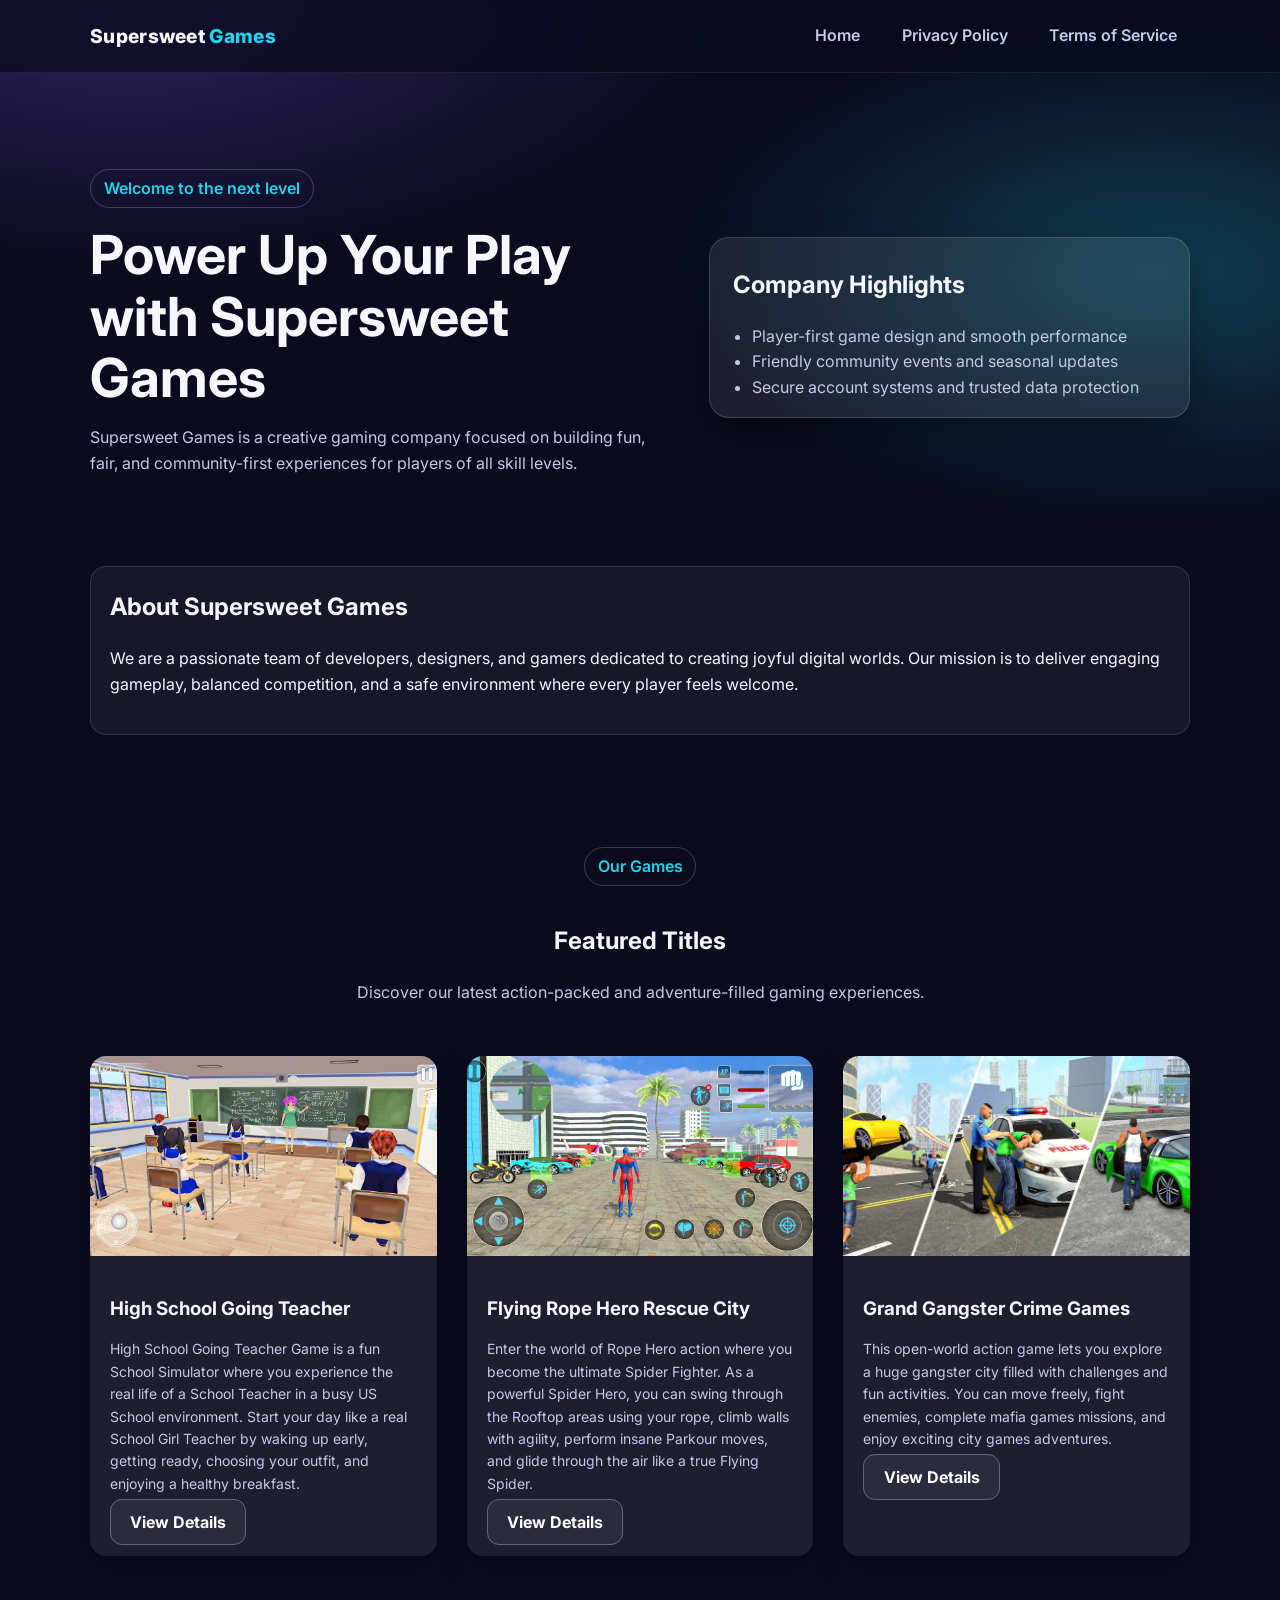
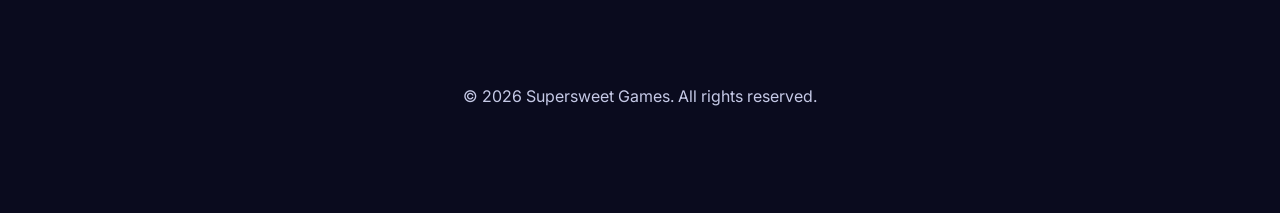
<file: index.html>
<!DOCTYPE html>
<html lang="en">
<head>
  <meta charset="UTF-8">
  <meta name="viewport" content="width=device-width, initial-scale=1.0">
  <title>Supersweet Games</title>
  <meta name="description" content="Supersweet Games - Play, compete, and connect in a vibrant gaming world.">
  <link rel="preconnect" href="https://fonts.googleapis.com">
  <link rel="preconnect" href="https://fonts.gstatic.com" crossorigin>
  <link href="https://fonts.googleapis.com/css2?family=Inter:wght@400;600;700;800&display=swap" rel="stylesheet">
  <link rel="stylesheet" href="styles.css">
</head>
<body>
  <header class="site-header">
    <nav class="navbar container" aria-label="Main navigation">
      <a href="index.html" class="brand">Supersweet <span>Games</span></a>

      <button class="menu-toggle" aria-label="Toggle menu" aria-expanded="false">
        <span></span>
        <span></span>
        <span></span>
      </button>

      <ul class="nav-links">
        <li><a href="index.html">Home</a></li>
        <li><a href="privacy-policy.html">Privacy Policy</a></li>
        <li><a href="terms-of-service.html">Terms of Service</a></li>
      </ul>
    </nav>
  </header>

  <main>
    <section id="home" class="hero container">
      <div class="hero-content">
        <p class="eyebrow">Welcome to the next level</p>
        <h1>Power Up Your Play with Supersweet Games</h1>
        <p class="hero-text">
          Supersweet Games is a creative gaming company focused on building fun, fair, and
          community-first experiences for players of all skill levels.
        </p>
      </div>
      <div class="hero-card">
        <h2>Company Highlights</h2>
        <ul>
          <li>Player-first game design and smooth performance</li>
          <li>Friendly community events and seasonal updates</li>
          <li>Secure account systems and trusted data protection</li>
        </ul>
      </div>
    </section>

    <section class="info container">
      <h2>About Supersweet Games</h2>
      <p>
        We are a passionate team of developers, designers, and gamers dedicated to creating
        joyful digital worlds. Our mission is to deliver engaging gameplay, balanced competition,
        and a safe environment where every player feels welcome.
      </p>
    </section>

    <section class="portfolio container">
      <div class="section-header">
        <p class="eyebrow">Our Games</p>
        <h2>Featured Titles</h2>
        <p class="section-text">
          Discover our latest action-packed and adventure-filled gaming experiences.
        </p>
      </div>
    
      <div class="portfolio-grid">
        
        <div class="portfolio-card">
          <div class="portfolio-image">
            <img src="images/school.webp" alt="School Going Teacher">
          </div>
          <div class="portfolio-content">
            <h3>High School Going Teacher</h3>
            <p>
              High School Going Teacher Game is a fun School Simulator where you experience the real life of a School Teacher in a busy US School environment. Start your day like a real School Girl Teacher by waking up early, getting ready, choosing your outfit, and enjoying a healthy breakfast.
            </p>
            <a href="https://play.google.com/store/apps/details?id=com.ss.high.school.teacher.life.sim&hl=en_ZA" target="_blank" class="btn btn-secondary">View Details</a>
          </div>
        </div>
    
        <div class="portfolio-card">
          <div class="portfolio-image">
            <img src="images/hero.webp" alt="Flying Rope Hero Rescue City">
          </div>
          <div class="portfolio-content">
            <h3>Flying Rope Hero Rescue City</h3>
            <p>
              Enter the world of Rope Hero action where you become the ultimate Spider Fighter. As a powerful Spider Hero, you can swing through the Rooftop areas using your rope, climb walls with agility, perform insane Parkour moves, and glide through the air like a true Flying Spider.
            </p>
            <a href="https://play.google.com/store/apps/details?id=com.ss.rope.hero.spider.crime.game&hl=en_ZA" target="_blank" class="btn btn-secondary">View Details</a>
          </div>
        </div>
    
        <div class="portfolio-card">
          <div class="portfolio-image">
            <img src="images/grand1.webp" alt="Grand Gangster Crime Games">
          </div>
          <div class="portfolio-content">
            <h3>Grand Gangster Crime Games</h3>
            <p>
              This open-world action game lets you explore a huge gangster city filled with challenges and fun activities. You can move freely, fight enemies, complete mafia games missions, and enjoy exciting city games adventures.
            </p>
            <a href="https://play.google.com/store/apps/details?id=com.ss.open.world.gangster.game.rope.hero&hl=en_ZA" target="_blank" class="btn btn-secondary">View Details</a>
          </div>
        </div>
    
      </div>
    </section>

    <!-- <section class="info container">
      <h2>Important Links</h2>
      <p>
        Learn more about how we protect your data and the rules for using our platform.
      </p>
      <div class="hero-actions">
        <a class="btn btn-secondary" href="privacy-policy.html">Read Privacy Policy</a>
        <a class="btn btn-secondary" href="terms-of-service.html">Read Terms of Service</a>
      </div>
    </section>
  </main> -->

  <!-- <nav class="bottom-nav" aria-label="Bottom navigation">
    <a href="index.html">Home</a>
    <a href="#home">Top</a>
    <a href="privacy-policy.html">Privacy</a>
    <a href="terms-of-service.html">Terms</a>
  </nav> -->

  <footer class="site-footer">
    <p>&copy; <span id="year"></span> Supersweet Games. All rights reserved.</p>
  </footer>

  <script src="script.js"></script>
</body>
</html>
</file>
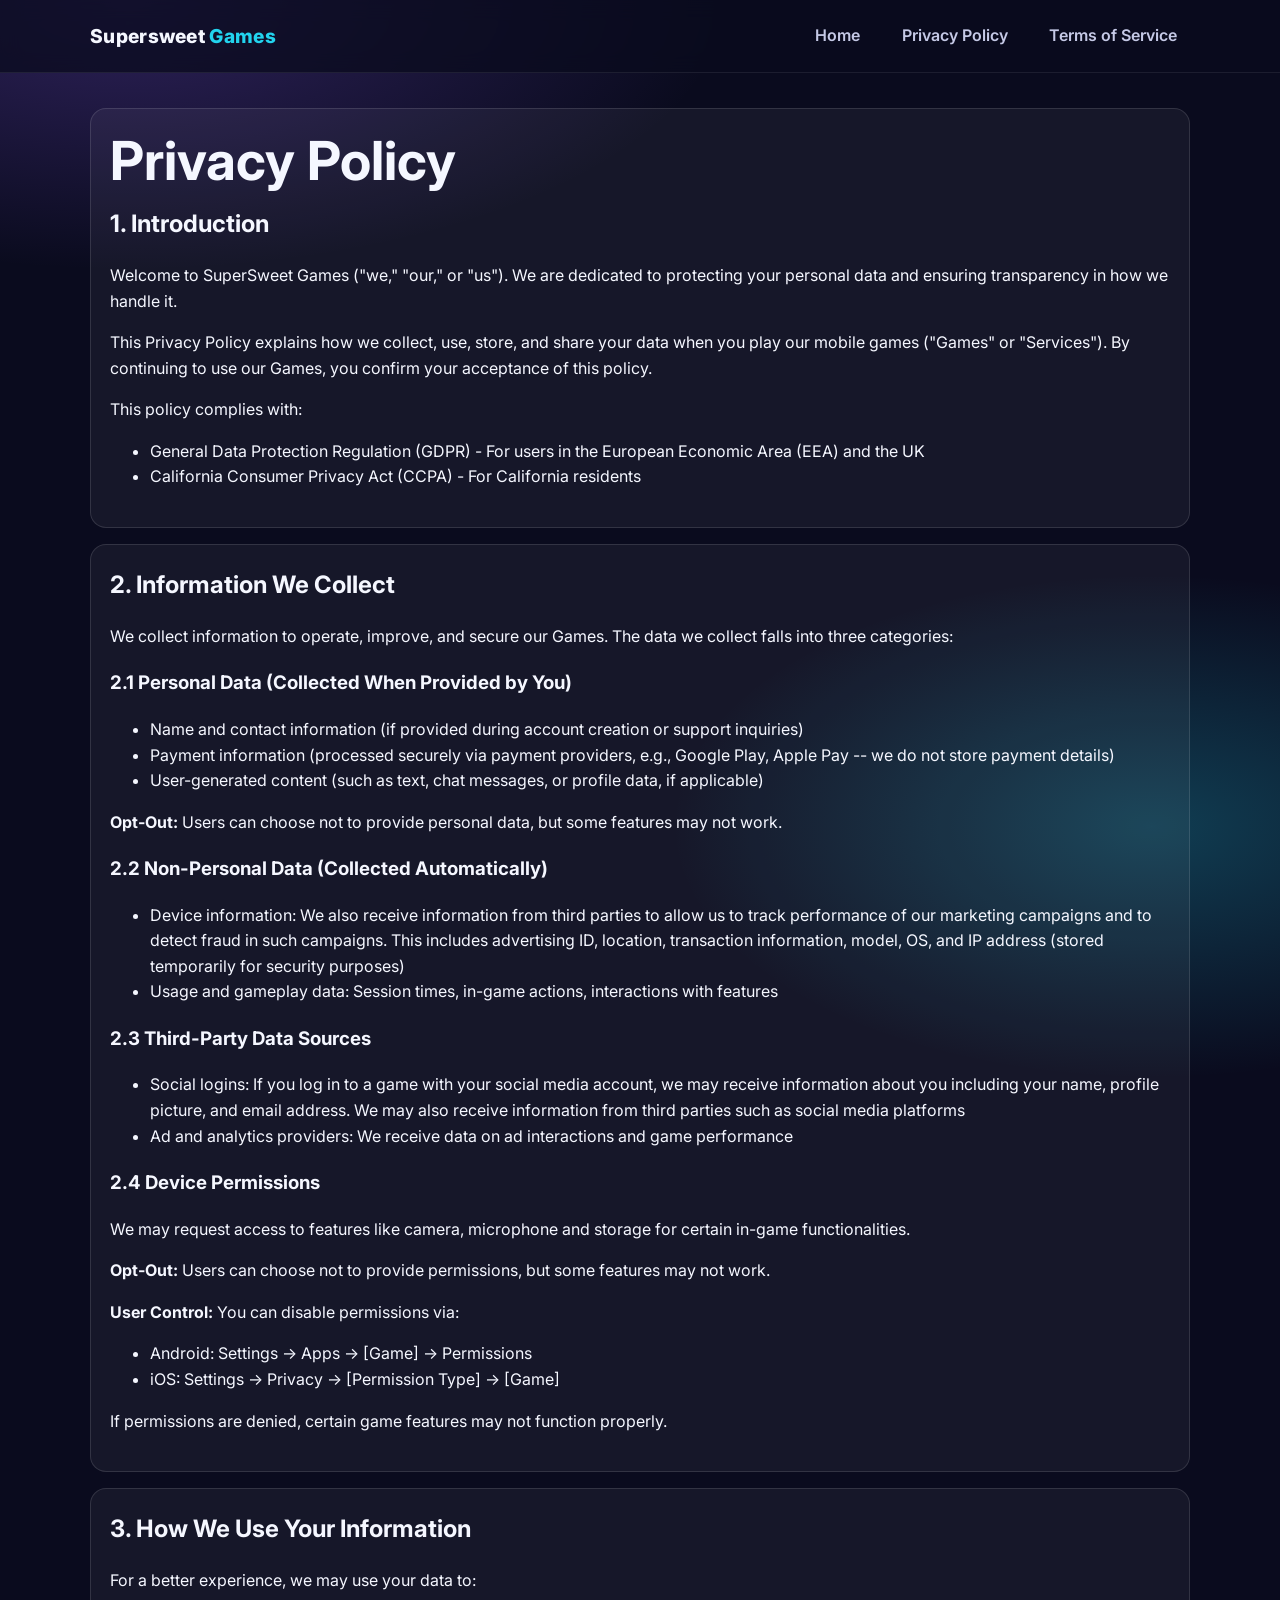
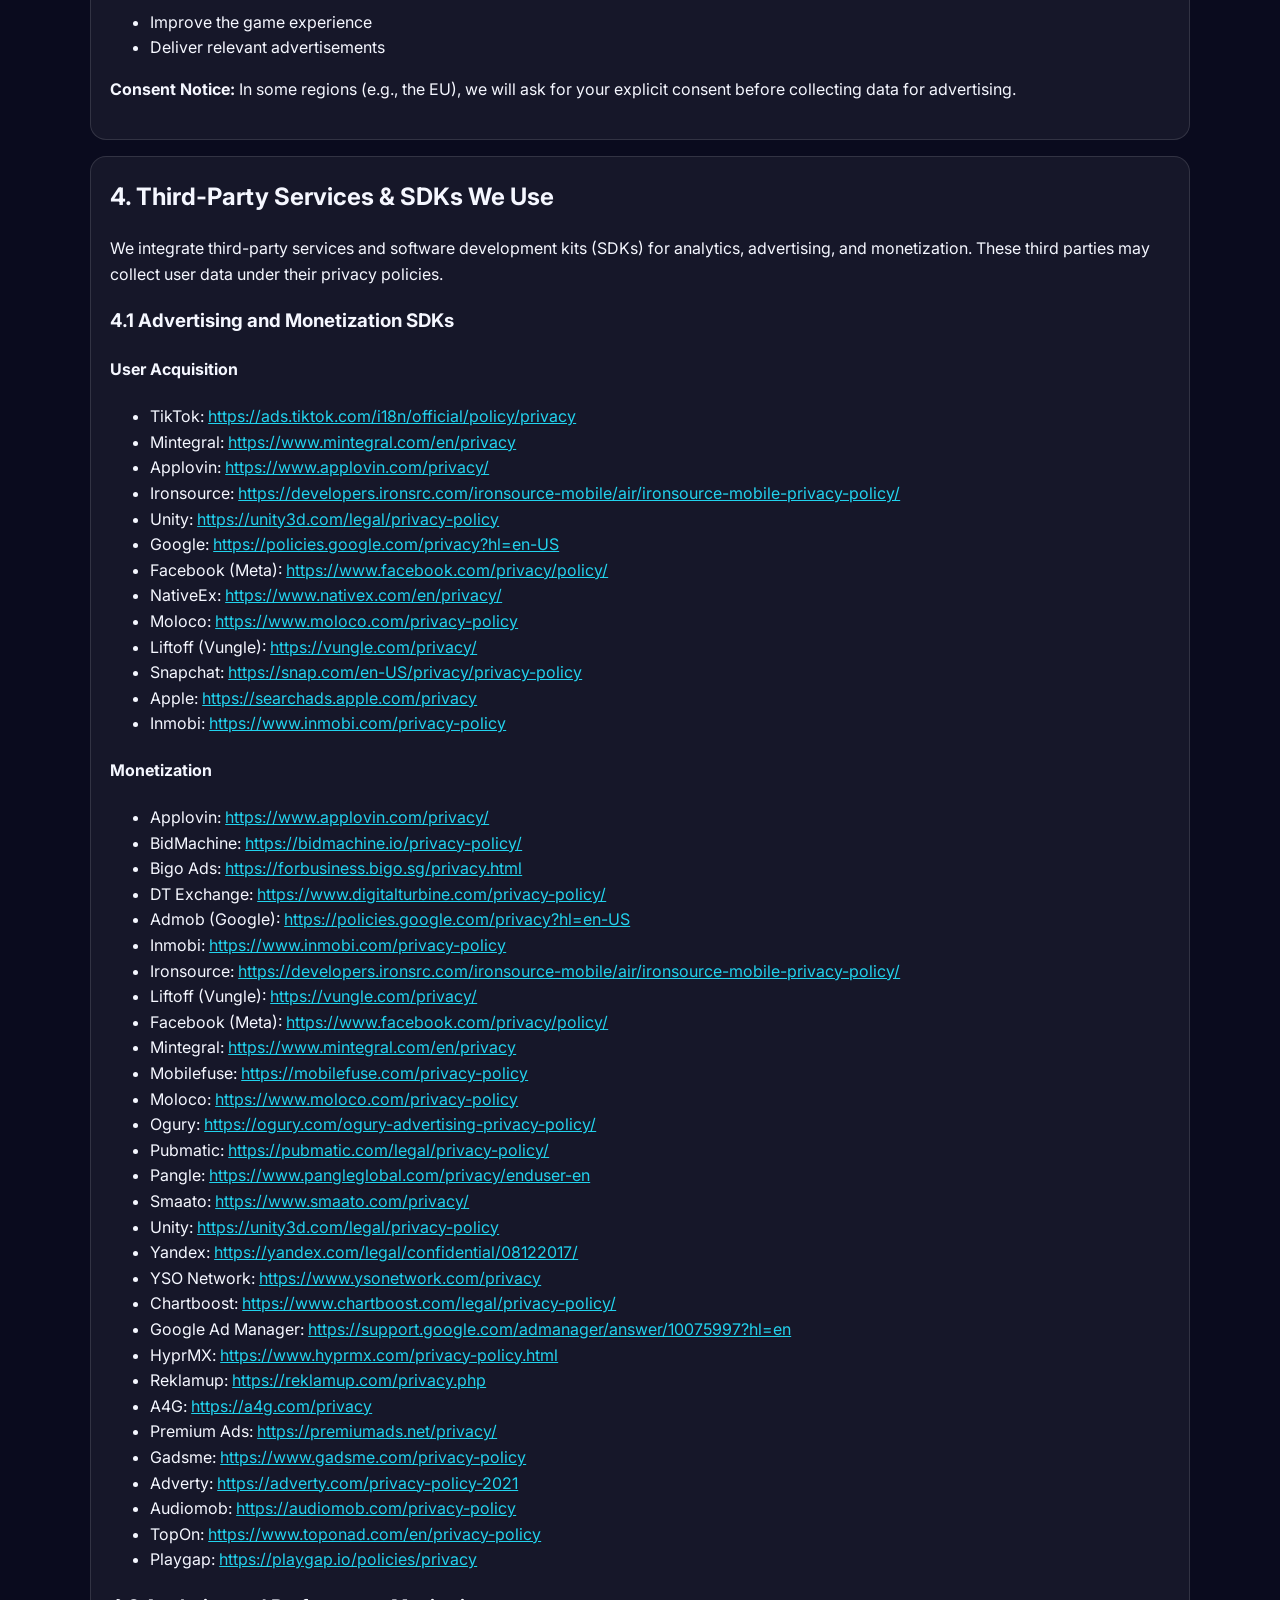
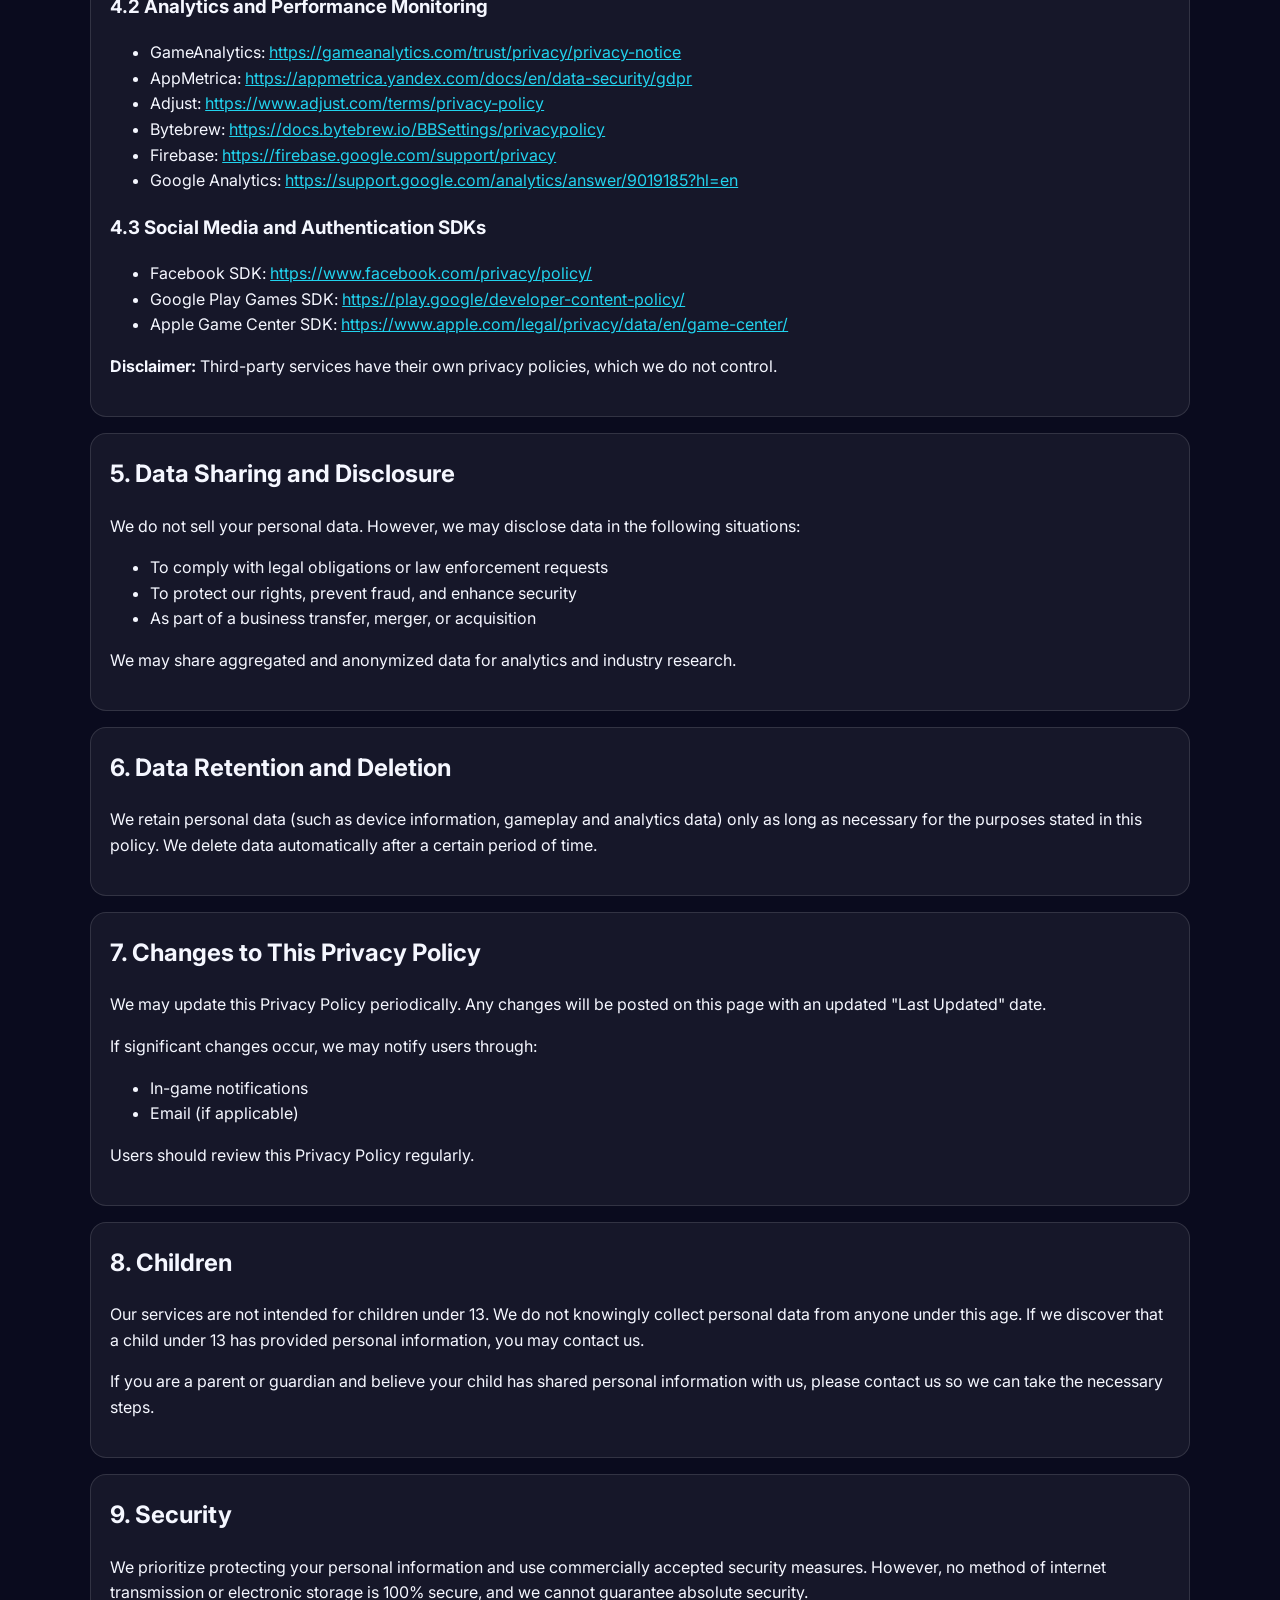
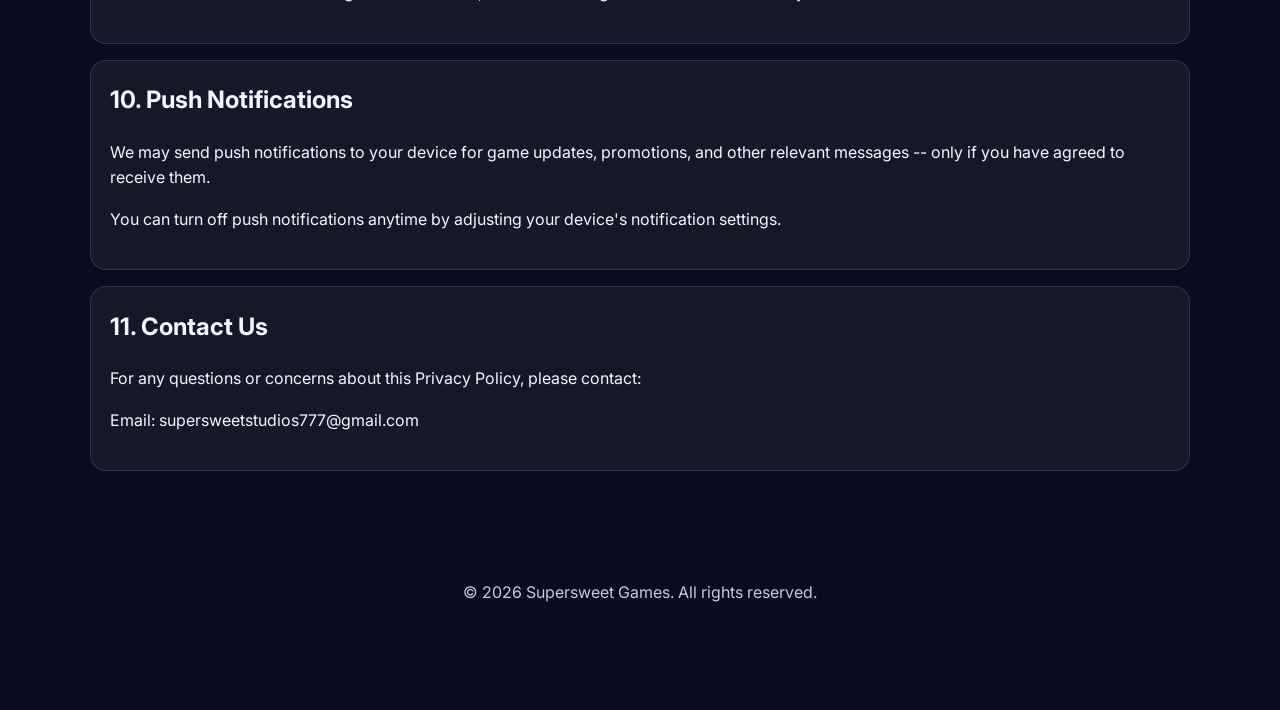
<file: privacy-policy.html>
<!DOCTYPE html>
<html lang="en">
<head>
  <meta charset="UTF-8">
  <meta name="viewport" content="width=device-width, initial-scale=1.0">
  <title>Privacy Policy | Supersweet Games</title>
  <meta name="description" content="Read the Privacy Policy for Supersweet Games.">
  <link rel="preconnect" href="https://fonts.googleapis.com">
  <link rel="preconnect" href="https://fonts.gstatic.com" crossorigin>
  <link href="https://fonts.googleapis.com/css2?family=Inter:wght@400;600;700;800&display=swap" rel="stylesheet">
  <link rel="stylesheet" href="styles.css">
</head>
<body>
  <header class="site-header">
    <nav class="navbar container" aria-label="Main navigation">
      <a href="index.html" class="brand">Supersweet <span>Games</span></a>

      <button class="menu-toggle" aria-label="Toggle menu" aria-expanded="false">
        <span></span>
        <span></span>
        <span></span>
      </button>

      <ul class="nav-links">
        <li><a href="index.html">Home</a></li>
        <li><a href="privacy-policy.html">Privacy Policy</a></li>
        <li><a href="terms-of-service.html">Terms of Service</a></li>
      </ul>
    </nav>
  </header>

  <main class="container legal-page">
    <section class="info">
      <h1>Privacy Policy</h1>
      <h2>1. Introduction</h2>
      <p>
        Welcome to SuperSweet Games ("we," "our," or "us"). We are dedicated to protecting your
        personal data and ensuring transparency in how we handle it.
      </p>
      <p>
        This Privacy Policy explains how we collect, use, store, and share your data when you play
        our mobile games ("Games" or "Services"). By continuing to use our Games, you confirm your
        acceptance of this policy.
      </p>
      <p>This policy complies with:</p>
      <ul>
        <li>General Data Protection Regulation (GDPR) - For users in the European Economic Area (EEA) and the UK</li>
        <li>California Consumer Privacy Act (CCPA) - For California residents</li>
      </ul>
    </section>

    <section class="info">
      <h2>2. Information We Collect</h2>
      <p>
        We collect information to operate, improve, and secure our Games. The data we collect falls
        into three categories:
      </p>

      <h3>2.1 Personal Data (Collected When Provided by You)</h3>
      <ul>
        <li>Name and contact information (if provided during account creation or support inquiries)</li>
        <li>Payment information (processed securely via payment providers, e.g., Google Play, Apple Pay -- we do not store payment details)</li>
        <li>User-generated content (such as text, chat messages, or profile data, if applicable)</li>
      </ul>
      <p><strong>Opt-Out:</strong> Users can choose not to provide personal data, but some features may not work.</p>

      <h3>2.2 Non-Personal Data (Collected Automatically)</h3>
      <ul>
        <li>Device information: We also receive information from third parties to allow us to track performance of our marketing campaigns and to detect fraud in such campaigns. This includes advertising ID, location, transaction information, model, OS, and IP address (stored temporarily for security purposes)</li>
        <li>Usage and gameplay data: Session times, in-game actions, interactions with features</li>
      </ul>

      <h3>2.3 Third-Party Data Sources</h3>
      <ul>
        <li>Social logins: If you log in to a game with your social media account, we may receive information about you including your name, profile picture, and email address. We may also receive information from third parties such as social media platforms</li>
        <li>Ad and analytics providers: We receive data on ad interactions and game performance</li>
      </ul>

      <h3>2.4 Device Permissions</h3>
      <p>
        We may request access to features like camera, microphone and storage for certain in-game
        functionalities.
      </p>
      <p><strong>Opt-Out:</strong> Users can choose not to provide permissions, but some features may not work.</p>
      <p><strong>User Control:</strong> You can disable permissions via:</p>
      <ul>
        <li>Android: Settings -&gt; Apps -&gt; [Game] -&gt; Permissions</li>
        <li>iOS: Settings -&gt; Privacy -&gt; [Permission Type] -&gt; [Game]</li>
      </ul>
      <p>If permissions are denied, certain game features may not function properly.</p>
    </section>

    <section class="info">
      <h2>3. How We Use Your Information</h2>
      <p>For a better experience, we may use your data to:</p>
      <ul>
        <li>Improve the game experience</li>
        <li>Deliver relevant advertisements</li>
      </ul>
      <p>
        <strong>Consent Notice:</strong> In some regions (e.g., the EU), we will ask for your explicit
        consent before collecting data for advertising.
      </p>
    </section>

    <section class="info">
      <h2>4. Third-Party Services &amp; SDKs We Use</h2>
      <p>
        We integrate third-party services and software development kits (SDKs) for analytics,
        advertising, and monetization. These third parties may collect user data under their
        privacy policies.
      </p>

      <h3>4.1 Advertising and Monetization SDKs</h3>
      <h4>User Acquisition</h4>
      <ul>
        <li>TikTok: <a href="https://ads.tiktok.com/i18n/official/policy/privacy" target="_blank" rel="noopener noreferrer">https://ads.tiktok.com/i18n/official/policy/privacy</a></li>
        <li>Mintegral: <a href="https://www.mintegral.com/en/privacy" target="_blank" rel="noopener noreferrer">https://www.mintegral.com/en/privacy</a></li>
        <li>Applovin: <a href="https://www.applovin.com/privacy/" target="_blank" rel="noopener noreferrer">https://www.applovin.com/privacy/</a></li>
        <li>Ironsource: <a href="https://developers.ironsrc.com/ironsource-mobile/air/ironsource-mobile-privacy-policy/" target="_blank" rel="noopener noreferrer">https://developers.ironsrc.com/ironsource-mobile/air/ironsource-mobile-privacy-policy/</a></li>
        <li>Unity: <a href="https://unity3d.com/legal/privacy-policy" target="_blank" rel="noopener noreferrer">https://unity3d.com/legal/privacy-policy</a></li>
        <li>Google: <a href="https://policies.google.com/privacy?hl=en-US" target="_blank" rel="noopener noreferrer">https://policies.google.com/privacy?hl=en-US</a></li>
        <li>Facebook (Meta): <a href="https://www.facebook.com/privacy/policy/" target="_blank" rel="noopener noreferrer">https://www.facebook.com/privacy/policy/</a></li>
        <li>NativeEx: <a href="https://www.nativex.com/en/privacy/" target="_blank" rel="noopener noreferrer">https://www.nativex.com/en/privacy/</a></li>
        <li>Moloco: <a href="https://www.moloco.com/privacy-policy" target="_blank" rel="noopener noreferrer">https://www.moloco.com/privacy-policy</a></li>
        <li>Liftoff (Vungle): <a href="https://vungle.com/privacy/" target="_blank" rel="noopener noreferrer">https://vungle.com/privacy/</a></li>
        <li>Snapchat: <a href="https://snap.com/en-US/privacy/privacy-policy" target="_blank" rel="noopener noreferrer">https://snap.com/en-US/privacy/privacy-policy</a></li>
        <li>Apple: <a href="https://searchads.apple.com/privacy" target="_blank" rel="noopener noreferrer">https://searchads.apple.com/privacy</a></li>
        <li>Inmobi: <a href="https://www.inmobi.com/privacy-policy" target="_blank" rel="noopener noreferrer">https://www.inmobi.com/privacy-policy</a></li>
      </ul>

      <h4>Monetization</h4>
      <ul>
        <li>Applovin: <a href="https://www.applovin.com/privacy/" target="_blank" rel="noopener noreferrer">https://www.applovin.com/privacy/</a></li>
        <li>BidMachine: <a href="https://bidmachine.io/privacy-policy/" target="_blank" rel="noopener noreferrer">https://bidmachine.io/privacy-policy/</a></li>
        <li>Bigo Ads: <a href="https://forbusiness.bigo.sg/privacy.html#:~:text=BIGO%20Ads%20respects%20your%20privacy,how%20the%20law%20protects%20you" target="_blank" rel="noopener noreferrer">https://forbusiness.bigo.sg/privacy.html</a></li>
        <li>DT Exchange: <a href="https://www.digitalturbine.com/privacy-policy/" target="_blank" rel="noopener noreferrer">https://www.digitalturbine.com/privacy-policy/</a></li>
        <li>Admob (Google): <a href="https://policies.google.com/privacy?hl=en-US" target="_blank" rel="noopener noreferrer">https://policies.google.com/privacy?hl=en-US</a></li>
        <li>Inmobi: <a href="https://www.inmobi.com/privacy-policy" target="_blank" rel="noopener noreferrer">https://www.inmobi.com/privacy-policy</a></li>
        <li>Ironsource: <a href="https://developers.ironsrc.com/ironsource-mobile/air/ironsource-mobile-privacy-policy/" target="_blank" rel="noopener noreferrer">https://developers.ironsrc.com/ironsource-mobile/air/ironsource-mobile-privacy-policy/</a></li>
        <li>Liftoff (Vungle): <a href="https://vungle.com/privacy/" target="_blank" rel="noopener noreferrer">https://vungle.com/privacy/</a></li>
        <li>Facebook (Meta): <a href="https://www.facebook.com/privacy/policy/" target="_blank" rel="noopener noreferrer">https://www.facebook.com/privacy/policy/</a></li>
        <li>Mintegral: <a href="https://www.mintegral.com/en/privacy" target="_blank" rel="noopener noreferrer">https://www.mintegral.com/en/privacy</a></li>
        <li>Mobilefuse: <a href="https://mobilefuse.com/privacy-policy" target="_blank" rel="noopener noreferrer">https://mobilefuse.com/privacy-policy</a></li>
        <li>Moloco: <a href="https://www.moloco.com/privacy-policy" target="_blank" rel="noopener noreferrer">https://www.moloco.com/privacy-policy</a></li>
        <li>Ogury: <a href="https://ogury.com/ogury-advertising-privacy-policy/" target="_blank" rel="noopener noreferrer">https://ogury.com/ogury-advertising-privacy-policy/</a></li>
        <li>Pubmatic: <a href="https://pubmatic.com/legal/privacy-policy/" target="_blank" rel="noopener noreferrer">https://pubmatic.com/legal/privacy-policy/</a></li>
        <li>Pangle: <a href="https://www.pangleglobal.com/privacy/enduser-en" target="_blank" rel="noopener noreferrer">https://www.pangleglobal.com/privacy/enduser-en</a></li>
        <li>Smaato: <a href="https://www.smaato.com/privacy/" target="_blank" rel="noopener noreferrer">https://www.smaato.com/privacy/</a></li>
        <li>Unity: <a href="https://unity3d.com/legal/privacy-policy" target="_blank" rel="noopener noreferrer">https://unity3d.com/legal/privacy-policy</a></li>
        <li>Yandex: <a href="https://yandex.com/legal/confidential/08122017/" target="_blank" rel="noopener noreferrer">https://yandex.com/legal/confidential/08122017/</a></li>
        <li>YSO Network: <a href="https://www.ysonetwork.com/privacy" target="_blank" rel="noopener noreferrer">https://www.ysonetwork.com/privacy</a></li>
        <li>Chartboost: <a href="https://www.chartboost.com/legal/privacy-policy/" target="_blank" rel="noopener noreferrer">https://www.chartboost.com/legal/privacy-policy/</a></li>
        <li>Google Ad Manager: <a href="https://support.google.com/admanager/answer/10075997?hl=en" target="_blank" rel="noopener noreferrer">https://support.google.com/admanager/answer/10075997?hl=en</a></li>
        <li>HyprMX: <a href="https://www.hyprmx.com/privacy-policy.html" target="_blank" rel="noopener noreferrer">https://www.hyprmx.com/privacy-policy.html</a></li>
        <li>Reklamup: <a href="https://reklamup.com/privacy.php" target="_blank" rel="noopener noreferrer">https://reklamup.com/privacy.php</a></li>
        <li>A4G: <a href="https://a4g.com/privacy" target="_blank" rel="noopener noreferrer">https://a4g.com/privacy</a></li>
        <li>Premium Ads: <a href="https://premiumads.net/privacy/" target="_blank" rel="noopener noreferrer">https://premiumads.net/privacy/</a></li>
        <li>Gadsme: <a href="https://www.gadsme.com/privacy-policy" target="_blank" rel="noopener noreferrer">https://www.gadsme.com/privacy-policy</a></li>
        <li>Adverty: <a href="https://adverty.com/privacy-policy-2021" target="_blank" rel="noopener noreferrer">https://adverty.com/privacy-policy-2021</a></li>
        <li>Audiomob: <a href="https://audiomob.com/privacy-policy" target="_blank" rel="noopener noreferrer">https://audiomob.com/privacy-policy</a></li>
        <li>TopOn: <a href="https://www.toponad.com/en/privacy-policy" target="_blank" rel="noopener noreferrer">https://www.toponad.com/en/privacy-policy</a></li>
        <li>Playgap: <a href="https://playgap.io/policies/privacy" target="_blank" rel="noopener noreferrer">https://playgap.io/policies/privacy</a></li>
      </ul>

      <h3>4.2 Analytics and Performance Monitoring</h3>
      <ul>
        <li>GameAnalytics: <a href="https://gameanalytics.com/trust/privacy/privacy-notice" target="_blank" rel="noopener noreferrer">https://gameanalytics.com/trust/privacy/privacy-notice</a></li>
        <li>AppMetrica: <a href="https://appmetrica.yandex.com/docs/en/data-security/gdpr" target="_blank" rel="noopener noreferrer">https://appmetrica.yandex.com/docs/en/data-security/gdpr</a></li>
        <li>Adjust: <a href="https://www.adjust.com/terms/privacy-policy" target="_blank" rel="noopener noreferrer">https://www.adjust.com/terms/privacy-policy</a></li>
        <li>Bytebrew: <a href="https://docs.bytebrew.io/BBSettings/privacypolicy" target="_blank" rel="noopener noreferrer">https://docs.bytebrew.io/BBSettings/privacypolicy</a></li>
        <li>Firebase: <a href="https://firebase.google.com/support/privacy" target="_blank" rel="noopener noreferrer">https://firebase.google.com/support/privacy</a></li>
        <li>Google Analytics: <a href="https://support.google.com/analytics/answer/9019185?hl=en#zippy=%2Cin-this-article" target="_blank" rel="noopener noreferrer">https://support.google.com/analytics/answer/9019185?hl=en</a></li>
      </ul>

      <h3>4.3 Social Media and Authentication SDKs</h3>
      <ul>
        <li>Facebook SDK: <a href="https://www.facebook.com/privacy/policy/" target="_blank" rel="noopener noreferrer">https://www.facebook.com/privacy/policy/</a></li>
        <li>Google Play Games SDK: <a href="https://play.google/developer-content-policy/" target="_blank" rel="noopener noreferrer">https://play.google/developer-content-policy/</a></li>
        <li>Apple Game Center SDK: <a href="https://www.apple.com/legal/privacy/data/en/game-center/" target="_blank" rel="noopener noreferrer">https://www.apple.com/legal/privacy/data/en/game-center/</a></li>
      </ul>

      <p>
        <strong>Disclaimer:</strong> Third-party services have their own privacy policies, which we do not control.
      </p>
    </section>

    <section class="info">
      <h2>5. Data Sharing and Disclosure</h2>
      <p>We do not sell your personal data. However, we may disclose data in the following situations:</p>
      <ul>
        <li>To comply with legal obligations or law enforcement requests</li>
        <li>To protect our rights, prevent fraud, and enhance security</li>
        <li>As part of a business transfer, merger, or acquisition</li>
      </ul>
      <p>We may share aggregated and anonymized data for analytics and industry research.</p>
    </section>

    <section class="info">
      <h2>6. Data Retention and Deletion</h2>
      <p>
        We retain personal data (such as device information, gameplay and analytics data) only as long as
        necessary for the purposes stated in this policy. We delete data automatically after a certain period
        of time.
      </p>
    </section>

    <section class="info">
      <h2>7. Changes to This Privacy Policy</h2>
      <p>
        We may update this Privacy Policy periodically. Any changes will be posted on this page with an
        updated "Last Updated" date.
      </p>
      <p>If significant changes occur, we may notify users through:</p>
      <ul>
        <li>In-game notifications</li>
        <li>Email (if applicable)</li>
      </ul>
      <p>Users should review this Privacy Policy regularly.</p>
    </section>

    <section class="info">
      <h2>8. Children</h2>
      <p>
        Our services are not intended for children under 13. We do not knowingly collect personal data from
        anyone under this age. If we discover that a child under 13 has provided personal information, you
        may contact us.
      </p>
      <p>
        If you are a parent or guardian and believe your child has shared personal information with us, please
        contact us so we can take the necessary steps.
      </p>
    </section>

    <section class="info">
      <h2>9. Security</h2>
      <p>
        We prioritize protecting your personal information and use commercially accepted security measures.
        However, no method of internet transmission or electronic storage is 100% secure, and we cannot
        guarantee absolute security.
      </p>
    </section>

    <section class="info">
      <h2>10. Push Notifications</h2>
      <p>
        We may send push notifications to your device for game updates, promotions, and other relevant
        messages -- only if you have agreed to receive them.
      </p>
      <p>
        You can turn off push notifications anytime by adjusting your device's notification settings.
      </p>
    </section>

    <section class="info">
      <h2>11. Contact Us</h2>
      <p>For any questions or concerns about this Privacy Policy, please contact:</p>
      <p>Email: supersweetstudios777@gmail.com</p>
    </section>
  </main>

  <footer class="site-footer">
    <p>&copy; <span id="year"></span> Supersweet Games. All rights reserved.</p>
  </footer>

  <script src="script.js"></script>
</body>
</html>
</file>
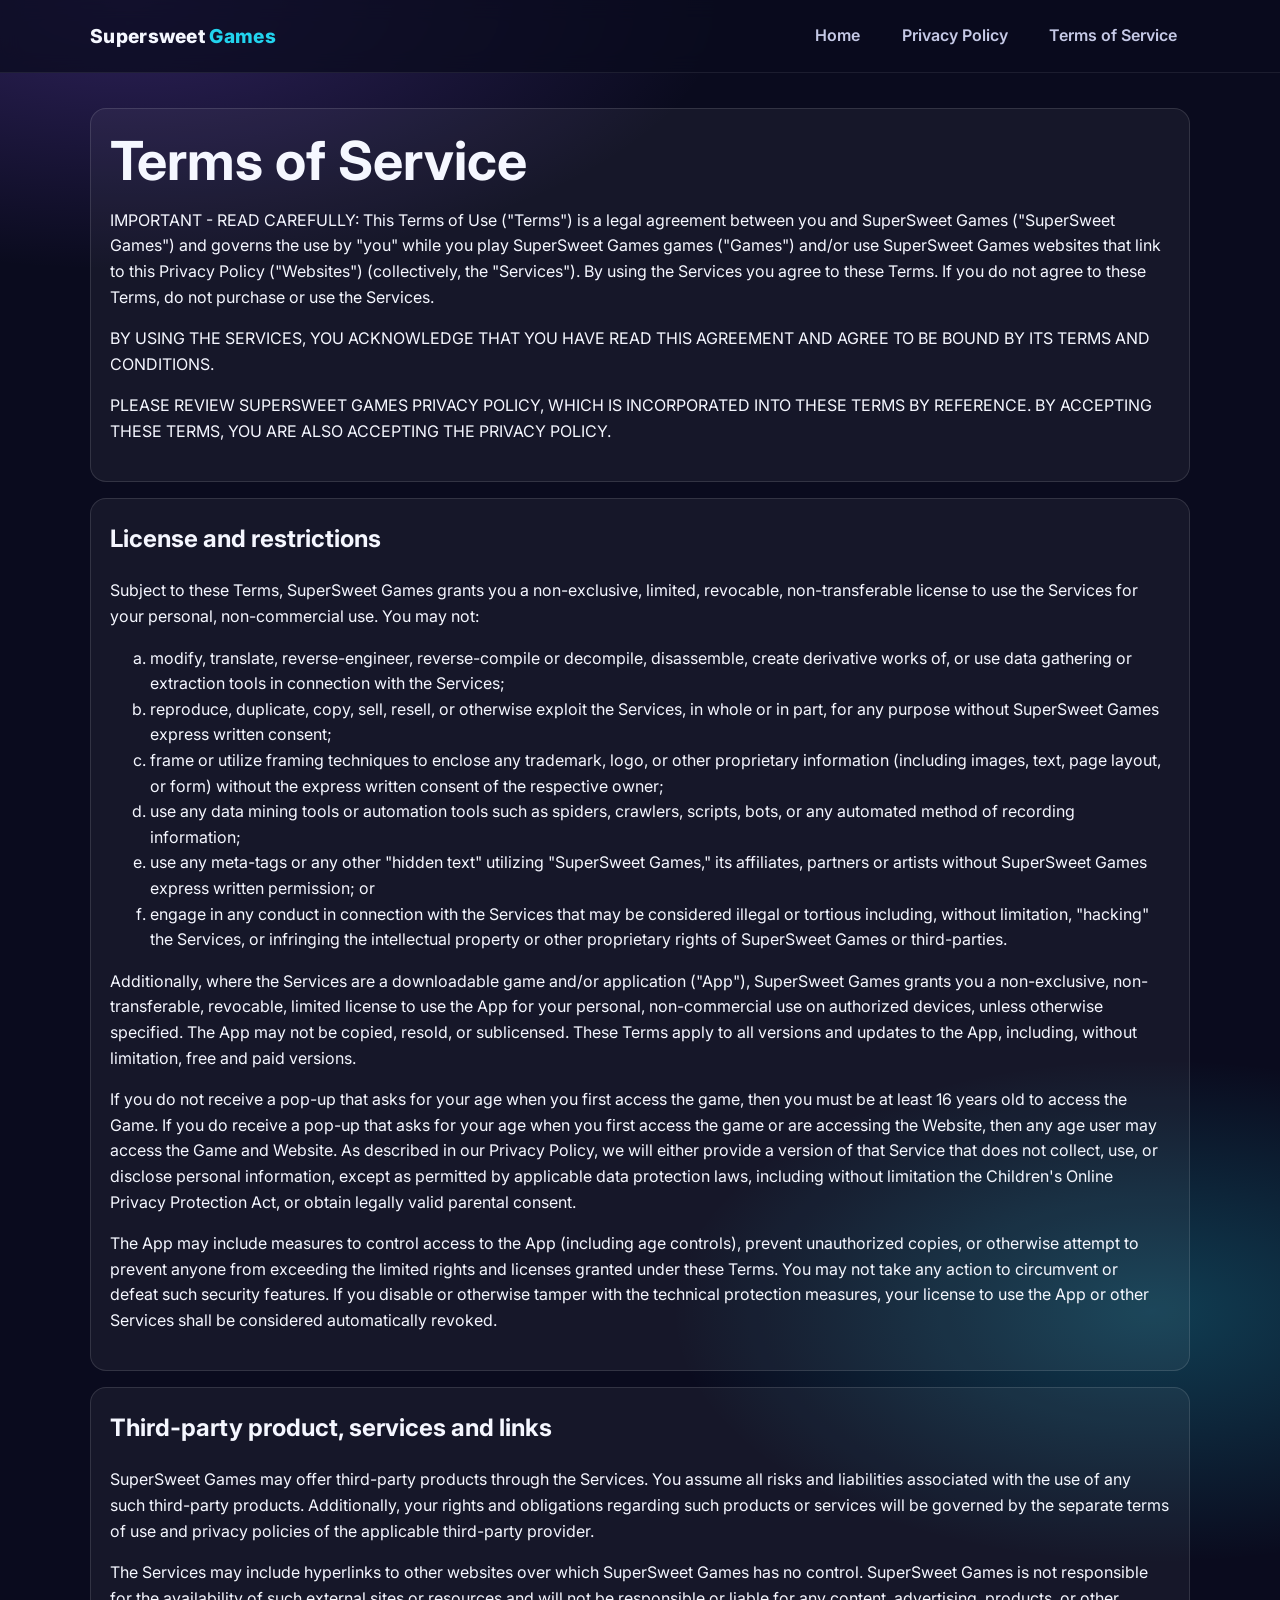
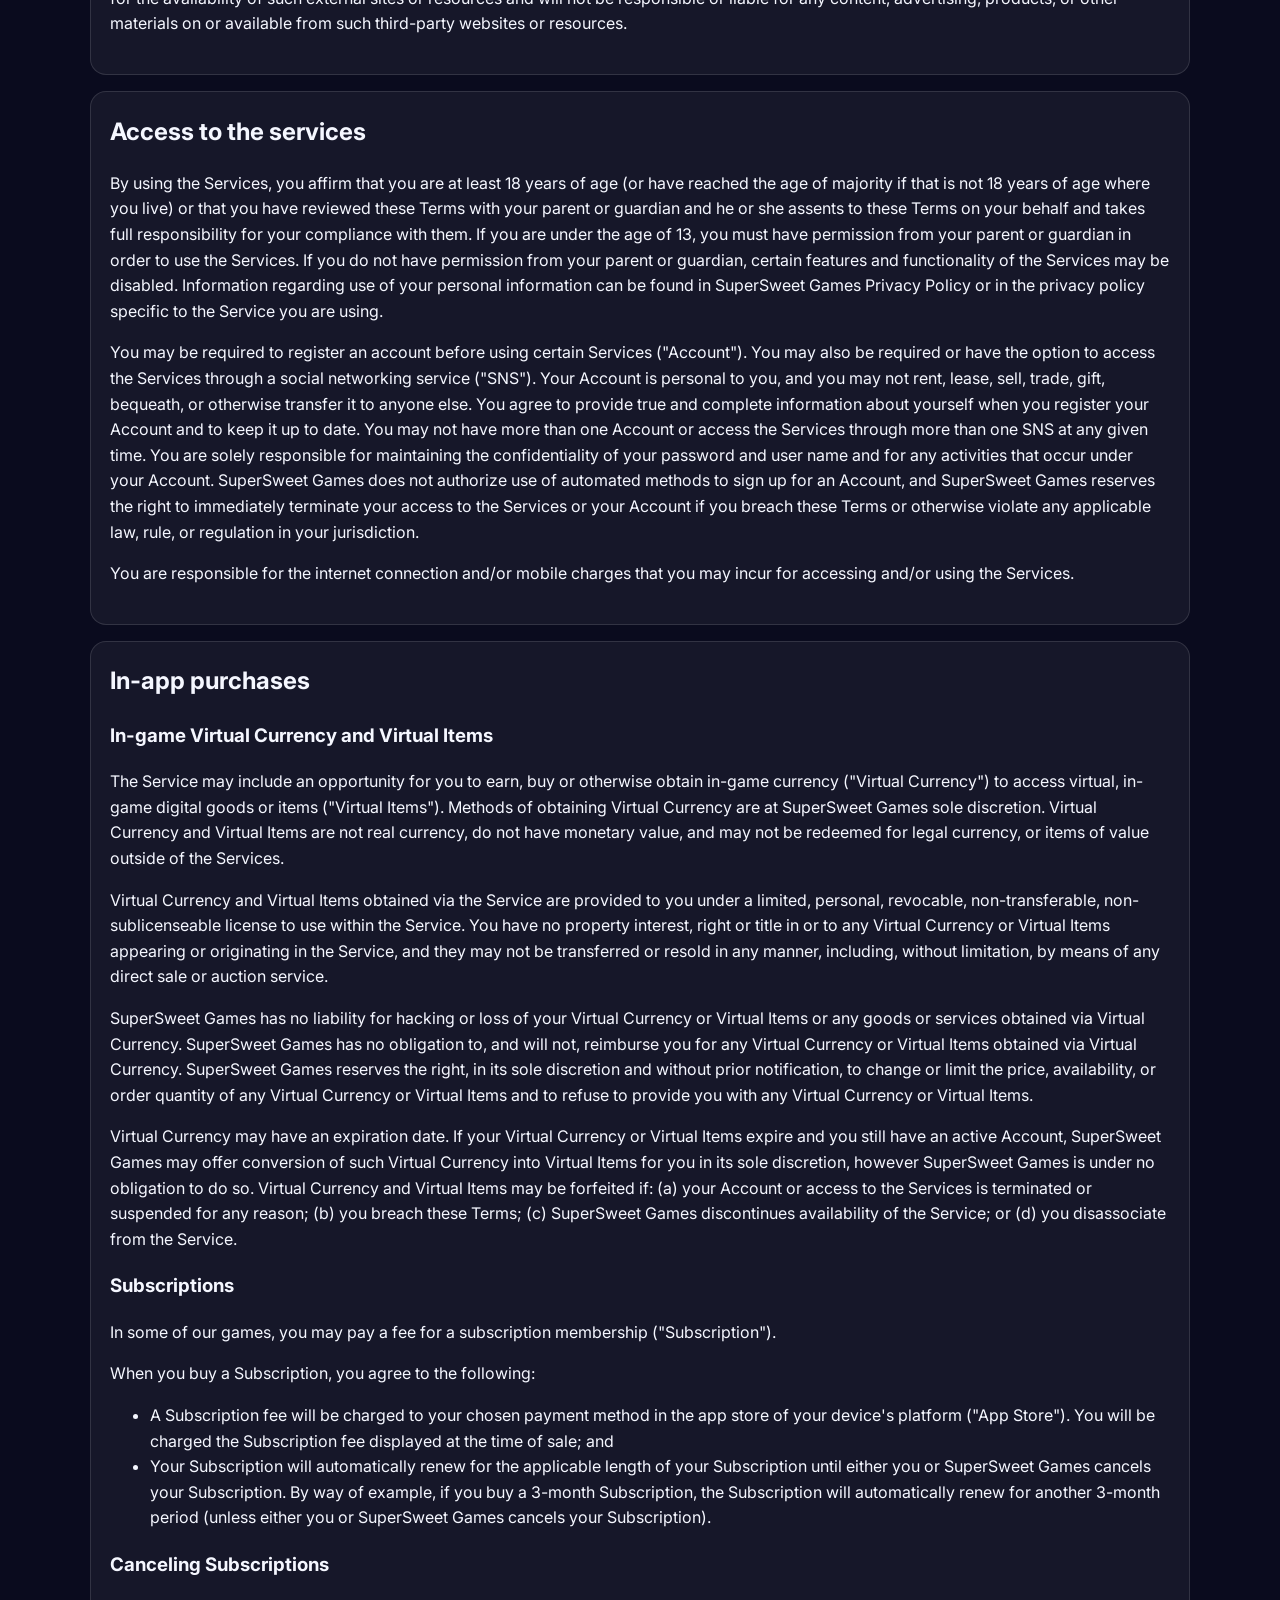
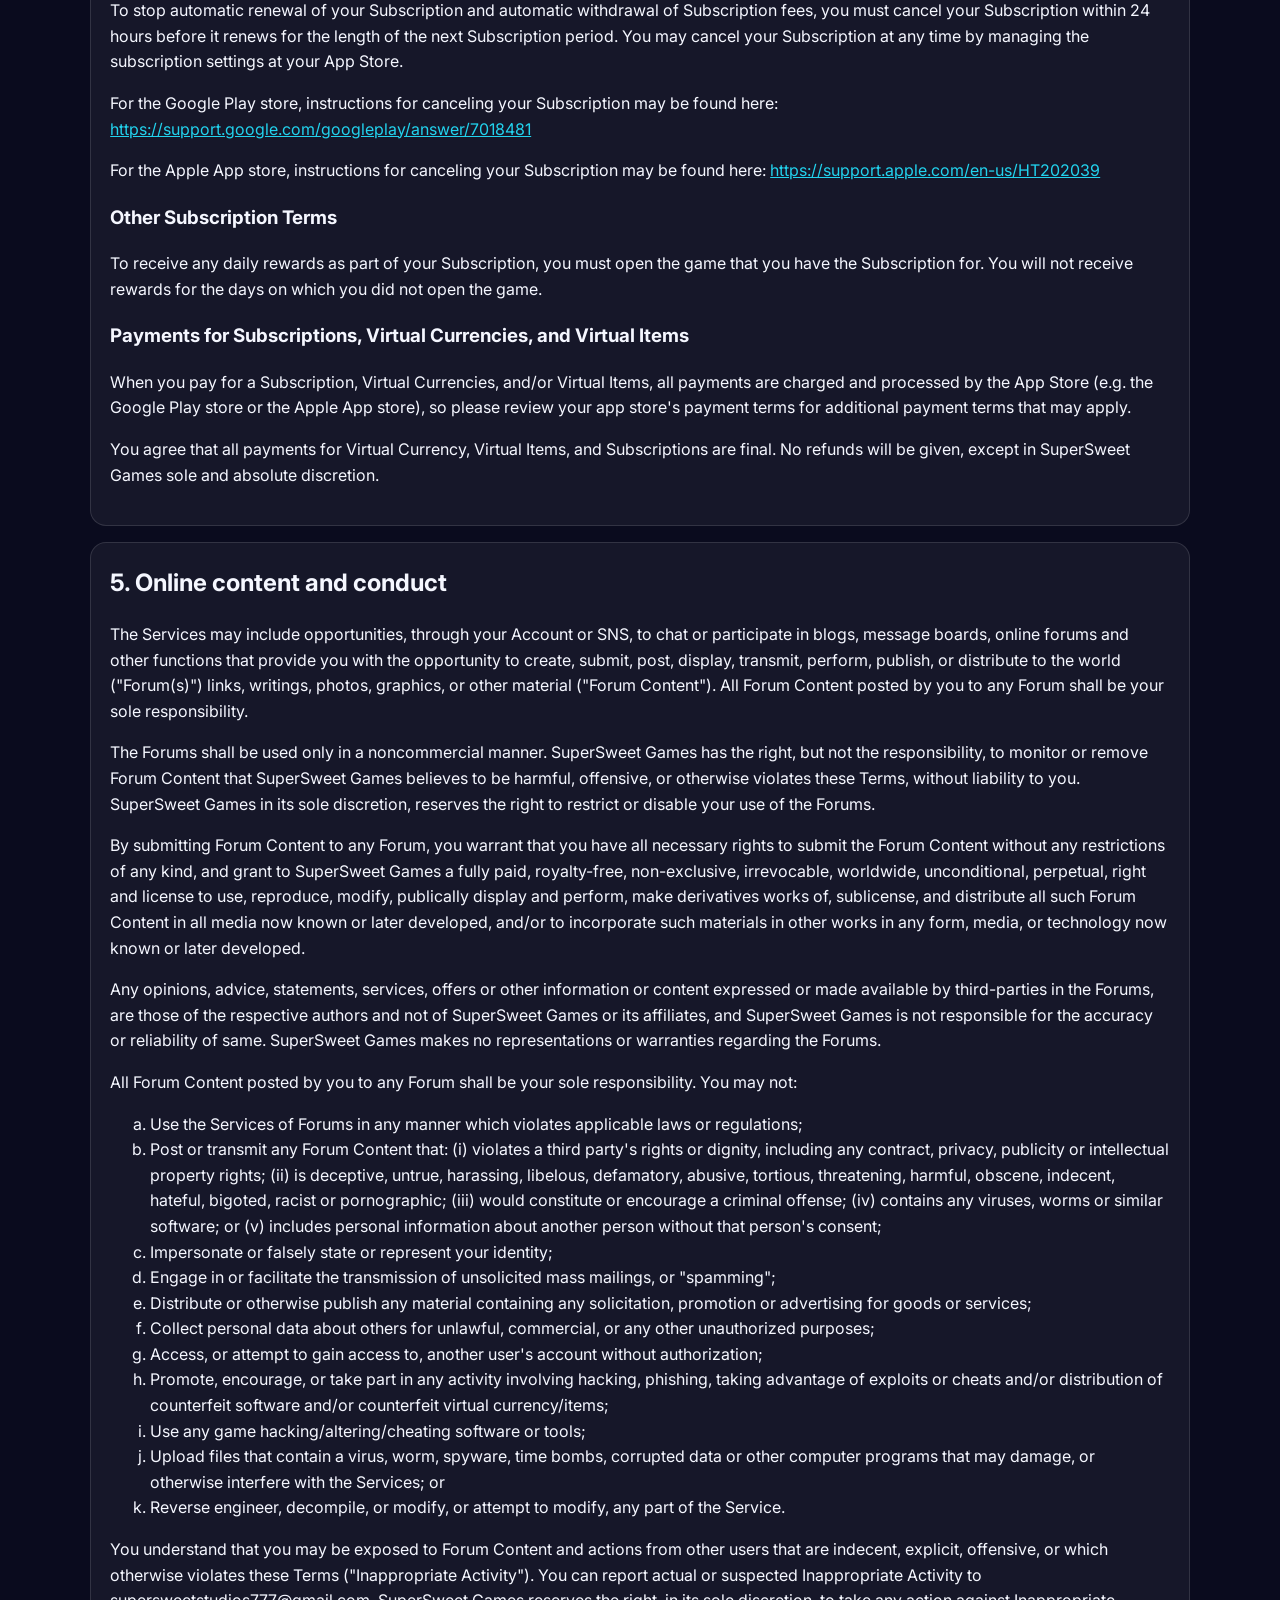
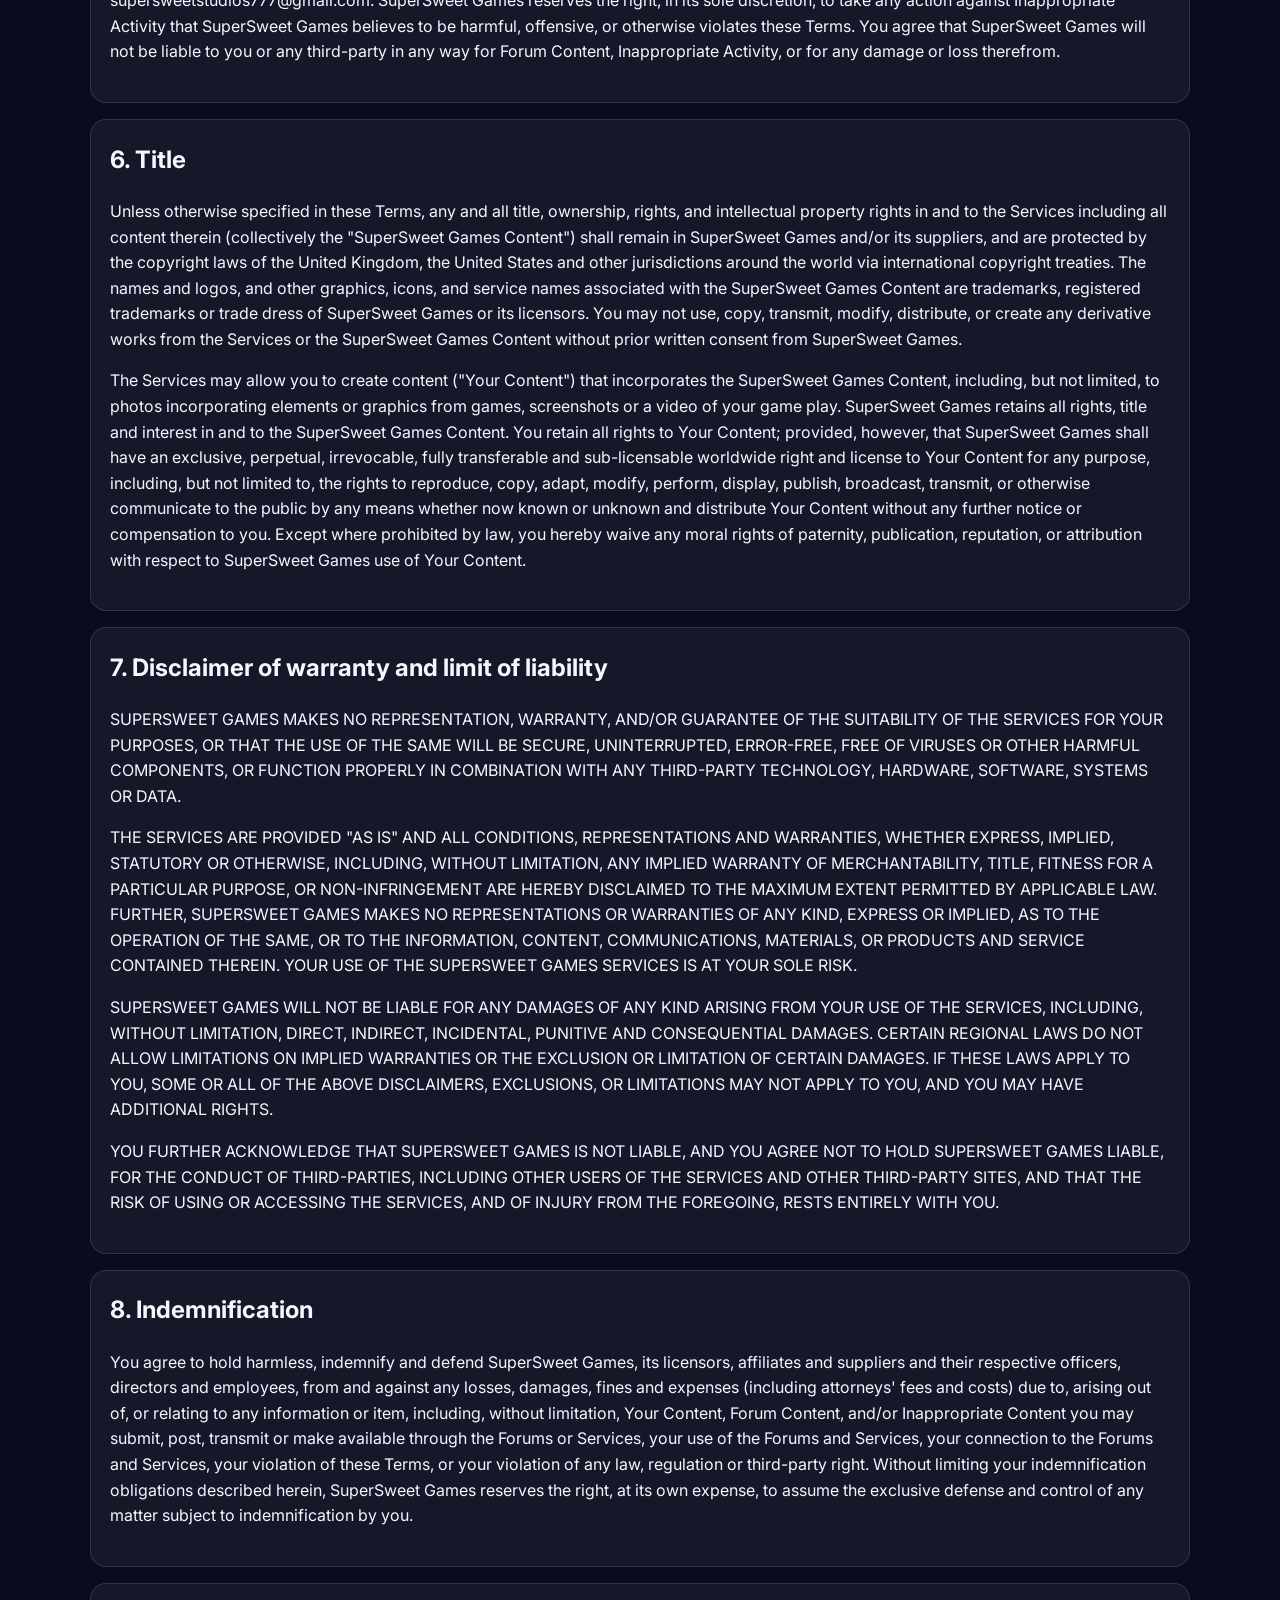
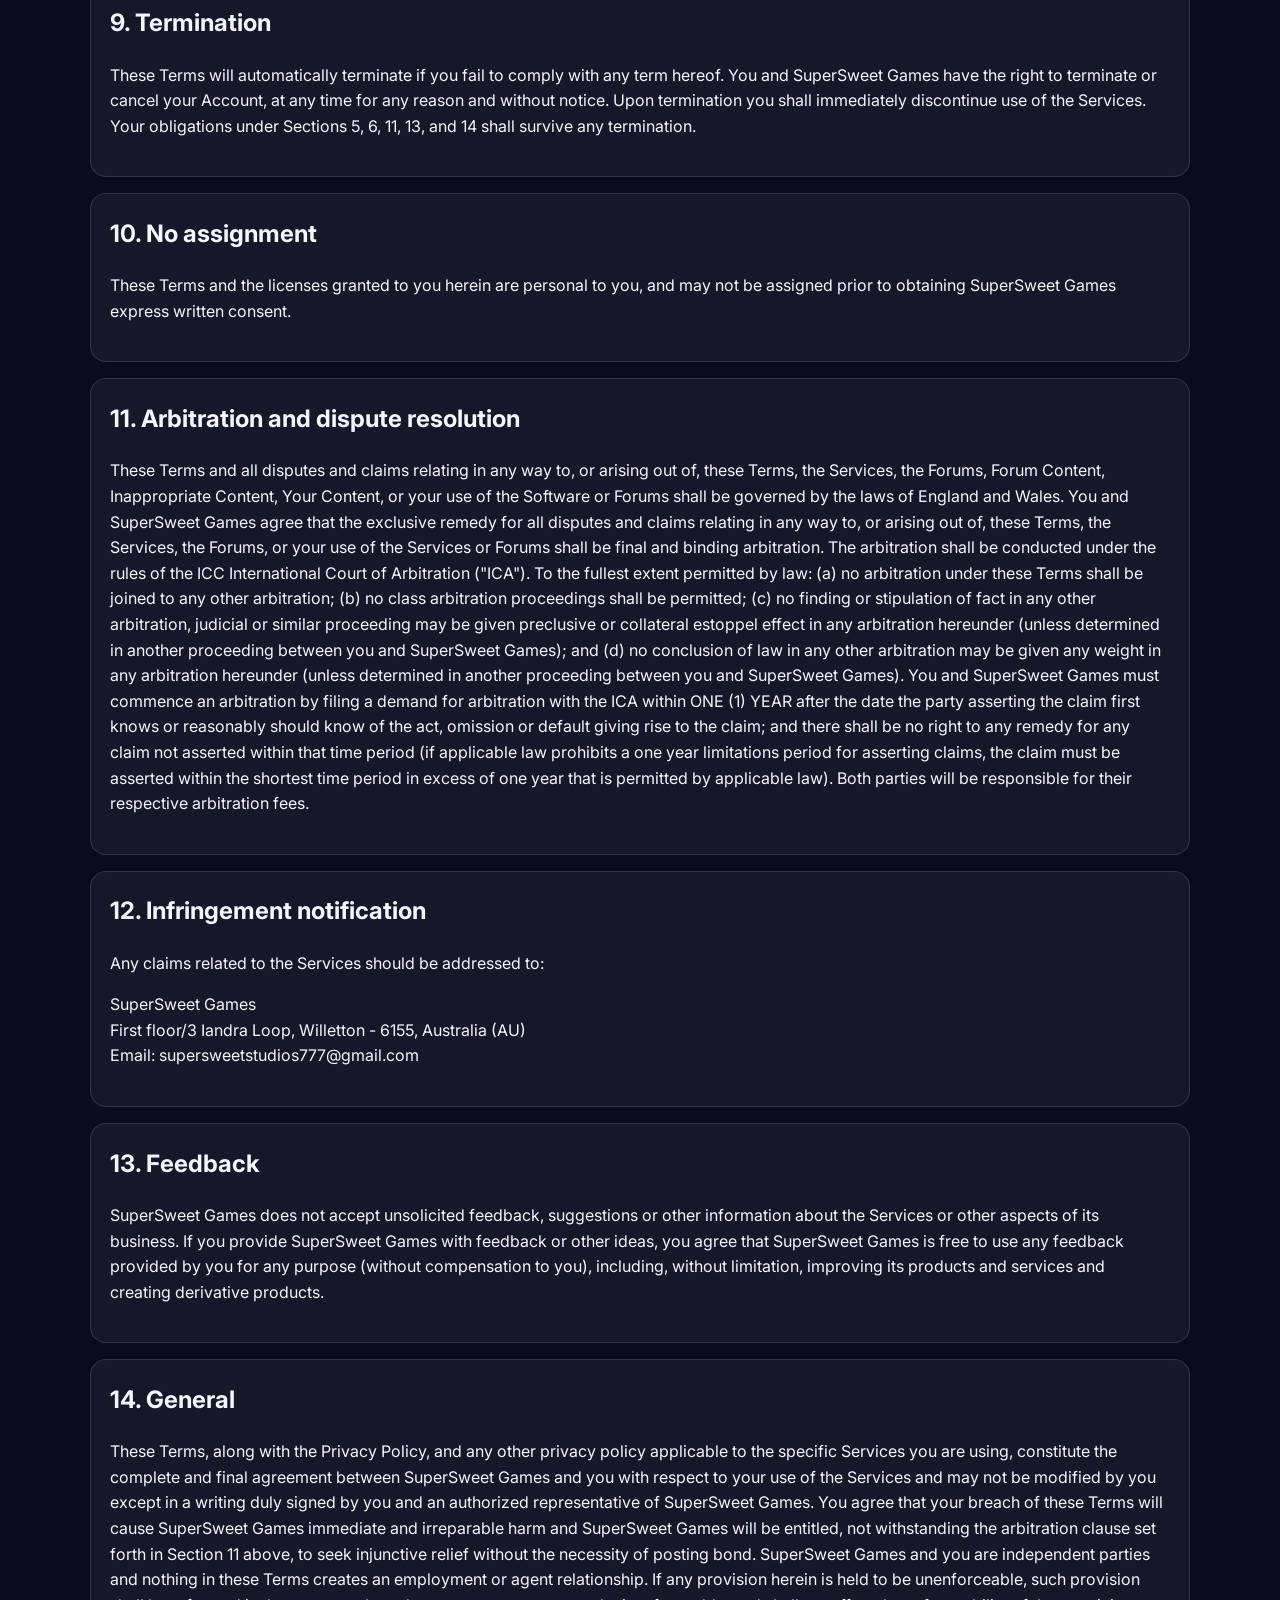
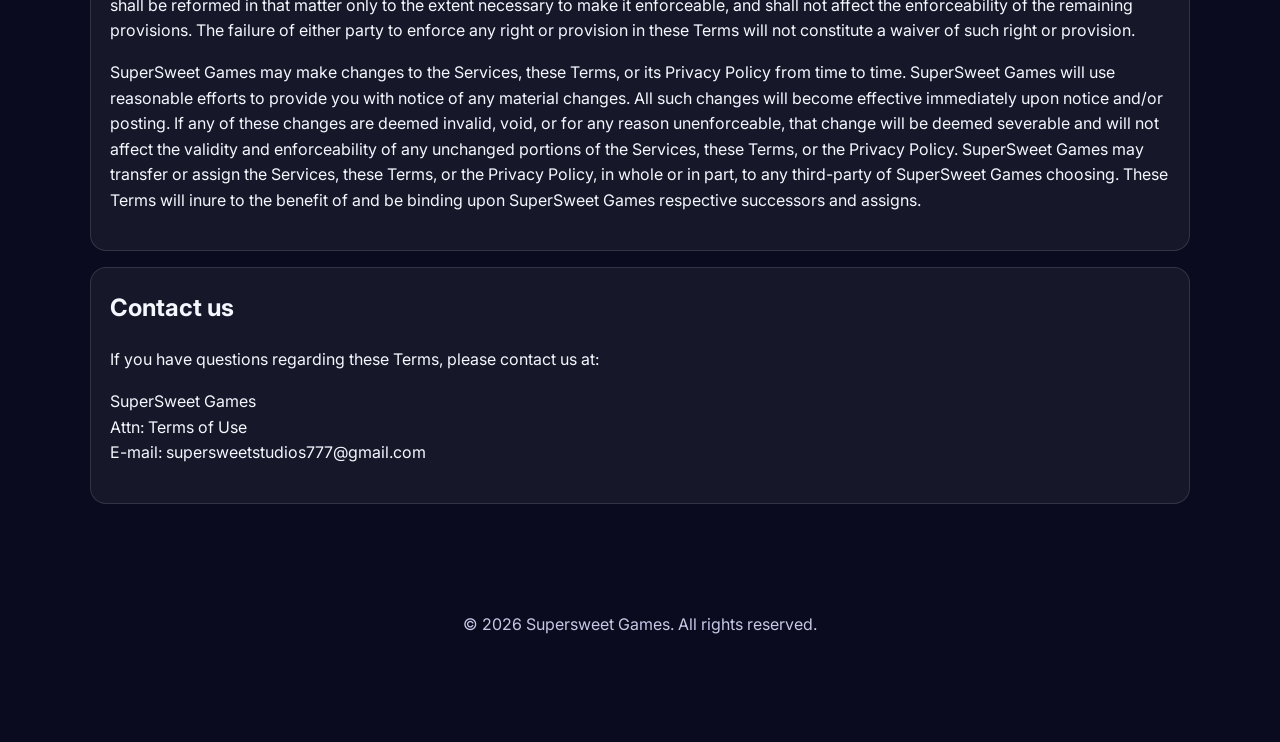
<file: terms-of-service.html>
<!DOCTYPE html>
<html lang="en">
<head>
  <meta charset="UTF-8">
  <meta name="viewport" content="width=device-width, initial-scale=1.0">
  <title>Terms of Service | Supersweet Games</title>
  <meta name="description" content="Read the Terms of Service for Supersweet Games.">
  <link rel="preconnect" href="https://fonts.googleapis.com">
  <link rel="preconnect" href="https://fonts.gstatic.com" crossorigin>
  <link href="https://fonts.googleapis.com/css2?family=Inter:wght@400;600;700;800&display=swap" rel="stylesheet">
  <link rel="stylesheet" href="styles.css">
</head>
<body>
  <header class="site-header">
    <nav class="navbar container" aria-label="Main navigation">
      <a href="index.html" class="brand">Supersweet <span>Games</span></a>

      <button class="menu-toggle" aria-label="Toggle menu" aria-expanded="false">
        <span></span>
        <span></span>
        <span></span>
      </button>

      <ul class="nav-links">
        <li><a href="index.html">Home</a></li>
        <li><a href="privacy-policy.html">Privacy Policy</a></li>
        <li><a href="terms-of-service.html">Terms of Service</a></li>
      </ul>
    </nav>
  </header>

  <main class="container legal-page">
    <section class="info">
      <h1>Terms of Service</h1>
      <p>
        IMPORTANT - READ CAREFULLY: This Terms of Use ("Terms") is a legal agreement between you and
        SuperSweet Games ("SuperSweet Games") and governs the use by "you" while you play SuperSweet
        Games games ("Games") and/or use SuperSweet Games websites that link to this Privacy Policy
        ("Websites") (collectively, the "Services"). By using the Services you agree to these Terms.
        If you do not agree to these Terms, do not purchase or use the Services.
      </p>
      <p>
        BY USING THE SERVICES, YOU ACKNOWLEDGE THAT YOU HAVE READ THIS AGREEMENT AND AGREE TO BE
        BOUND BY ITS TERMS AND CONDITIONS.
      </p>
      <p>
        PLEASE REVIEW SUPERSWEET GAMES PRIVACY POLICY, WHICH IS INCORPORATED INTO THESE TERMS BY
        REFERENCE. BY ACCEPTING THESE TERMS, YOU ARE ALSO ACCEPTING THE PRIVACY POLICY.
      </p>
    </section>

    <section class="info">
      <h2>License and restrictions</h2>
      <p>
        Subject to these Terms, SuperSweet Games grants you a non-exclusive, limited, revocable,
        non-transferable license to use the Services for your personal, non-commercial use. You may not:
      </p>
      <ol type="a">
        <li>modify, translate, reverse-engineer, reverse-compile or decompile, disassemble, create derivative works of, or use data gathering or extraction tools in connection with the Services;</li>
        <li>reproduce, duplicate, copy, sell, resell, or otherwise exploit the Services, in whole or in part, for any purpose without SuperSweet Games express written consent;</li>
        <li>frame or utilize framing techniques to enclose any trademark, logo, or other proprietary information (including images, text, page layout, or form) without the express written consent of the respective owner;</li>
        <li>use any data mining tools or automation tools such as spiders, crawlers, scripts, bots, or any automated method of recording information;</li>
        <li>use any meta-tags or any other "hidden text" utilizing "SuperSweet Games," its affiliates, partners or artists without SuperSweet Games express written permission; or</li>
        <li>engage in any conduct in connection with the Services that may be considered illegal or tortious including, without limitation, "hacking" the Services, or infringing the intellectual property or other proprietary rights of SuperSweet Games or third-parties.</li>
      </ol>
      <p>
        Additionally, where the Services are a downloadable game and/or application ("App"), SuperSweet
        Games grants you a non-exclusive, non-transferable, revocable, limited license to use the App for
        your personal, non-commercial use on authorized devices, unless otherwise specified. The App may not
        be copied, resold, or sublicensed. These Terms apply to all versions and updates to the App,
        including, without limitation, free and paid versions.
      </p>
      <p>
        If you do not receive a pop-up that asks for your age when you first access the game, then you
        must be at least 16 years old to access the Game. If you do receive a pop-up that asks for your age
        when you first access the game or are accessing the Website, then any age user may access the Game
        and Website. As described in our Privacy Policy, we will either provide a version of that Service
        that does not collect, use, or disclose personal information, except as permitted by applicable
        data protection laws, including without limitation the Children's Online Privacy Protection Act, or
        obtain legally valid parental consent.
      </p>
      <p>
        The App may include measures to control access to the App (including age controls), prevent
        unauthorized copies, or otherwise attempt to prevent anyone from exceeding the limited rights and
        licenses granted under these Terms. You may not take any action to circumvent or defeat such
        security features. If you disable or otherwise tamper with the technical protection measures, your
        license to use the App or other Services shall be considered automatically revoked.
      </p>
    </section>

    <section class="info">
      <h2>Third-party product, services and links</h2>
      <p>
        SuperSweet Games may offer third-party products through the Services. You assume all risks and
        liabilities associated with the use of any such third-party products. Additionally, your rights and
        obligations regarding such products or services will be governed by the separate terms of use and
        privacy policies of the applicable third-party provider.
      </p>
      <p>
        The Services may include hyperlinks to other websites over which SuperSweet Games has no control.
        SuperSweet Games is not responsible for the availability of such external sites or resources and
        will not be responsible or liable for any content, advertising, products, or other materials on or
        available from such third-party websites or resources.
      </p>
    </section>

    <section class="info">
      <h2>Access to the services</h2>
      <p>
        By using the Services, you affirm that you are at least 18 years of age (or have reached the age
        of majority if that is not 18 years of age where you live) or that you have reviewed these Terms
        with your parent or guardian and he or she assents to these Terms on your behalf and takes full
        responsibility for your compliance with them. If you are under the age of 13, you must have
        permission from your parent or guardian in order to use the Services. If you do not have permission
        from your parent or guardian, certain features and functionality of the Services may be disabled.
        Information regarding use of your personal information can be found in SuperSweet Games Privacy
        Policy or in the privacy policy specific to the Service you are using.
      </p>
      <p>
        You may be required to register an account before using certain Services ("Account"). You may also
        be required or have the option to access the Services through a social networking service ("SNS").
        Your Account is personal to you, and you may not rent, lease, sell, trade, gift, bequeath, or
        otherwise transfer it to anyone else. You agree to provide true and complete information about
        yourself when you register your Account and to keep it up to date. You may not have more than one
        Account or access the Services through more than one SNS at any given time. You are solely
        responsible for maintaining the confidentiality of your password and user name and for any activities
        that occur under your Account. SuperSweet Games does not authorize use of automated methods to sign
        up for an Account, and SuperSweet Games reserves the right to immediately terminate your access to
        the Services or your Account if you breach these Terms or otherwise violate any applicable law, rule,
        or regulation in your jurisdiction.
      </p>
      <p>
        You are responsible for the internet connection and/or mobile charges that you may incur for
        accessing and/or using the Services.
      </p>
    </section>

    <section class="info">
      <h2>In-app purchases</h2>
      <h3>In-game Virtual Currency and Virtual Items</h3>
      <p>
        The Service may include an opportunity for you to earn, buy or otherwise obtain in-game currency
        ("Virtual Currency") to access virtual, in-game digital goods or items ("Virtual Items"). Methods
        of obtaining Virtual Currency are at SuperSweet Games sole discretion. Virtual Currency and Virtual
        Items are not real currency, do not have monetary value, and may not be redeemed for legal currency,
        or items of value outside of the Services.
      </p>
      <p>
        Virtual Currency and Virtual Items obtained via the Service are provided to you under a limited,
        personal, revocable, non-transferable, non-sublicenseable license to use within the Service. You
        have no property interest, right or title in or to any Virtual Currency or Virtual Items appearing
        or originating in the Service, and they may not be transferred or resold in any manner, including,
        without limitation, by means of any direct sale or auction service.
      </p>
      <p>
        SuperSweet Games has no liability for hacking or loss of your Virtual Currency or Virtual Items or
        any goods or services obtained via Virtual Currency. SuperSweet Games has no obligation to, and will
        not, reimburse you for any Virtual Currency or Virtual Items obtained via Virtual Currency.
        SuperSweet Games reserves the right, in its sole discretion and without prior notification, to change
        or limit the price, availability, or order quantity of any Virtual Currency or Virtual Items and to
        refuse to provide you with any Virtual Currency or Virtual Items.
      </p>
      <p>
        Virtual Currency may have an expiration date. If your Virtual Currency or Virtual Items expire and
        you still have an active Account, SuperSweet Games may offer conversion of such Virtual Currency into
        Virtual Items for you in its sole discretion, however SuperSweet Games is under no obligation to do
        so. Virtual Currency and Virtual Items may be forfeited if: (a) your Account or access to the
        Services is terminated or suspended for any reason; (b) you breach these Terms; (c) SuperSweet Games
        discontinues availability of the Service; or (d) you disassociate from the Service.
      </p>

      <h3>Subscriptions</h3>
      <p>
        In some of our games, you may pay a fee for a subscription membership ("Subscription").
      </p>
      <p>
        When you buy a Subscription, you agree to the following:
      </p>
      <ul>
        <li>A Subscription fee will be charged to your chosen payment method in the app store of your device's platform ("App Store"). You will be charged the Subscription fee displayed at the time of sale; and</li>
        <li>Your Subscription will automatically renew for the applicable length of your Subscription until either you or SuperSweet Games cancels your Subscription. By way of example, if you buy a 3-month Subscription, the Subscription will automatically renew for another 3-month period (unless either you or SuperSweet Games cancels your Subscription).</li>
      </ul>

      <h3>Canceling Subscriptions</h3>
      <p>
        To stop automatic renewal of your Subscription and automatic withdrawal of Subscription fees, you
        must cancel your Subscription within 24 hours before it renews for the length of the next
        Subscription period. You may cancel your Subscription at any time by managing the subscription
        settings at your App Store.
      </p>
      <p>
        For the Google Play store, instructions for canceling your Subscription may be found here:
        <a href="https://support.google.com/googleplay/answer/7018481" target="_blank" rel="noopener noreferrer">https://support.google.com/googleplay/answer/7018481</a>
      </p>
      <p>
        For the Apple App store, instructions for canceling your Subscription may be found here:
        <a href="https://support.apple.com/en-us/HT202039" target="_blank" rel="noopener noreferrer">https://support.apple.com/en-us/HT202039</a>
      </p>

      <h3>Other Subscription Terms</h3>
      <p>
        To receive any daily rewards as part of your Subscription, you must open the game that you have the
        Subscription for. You will not receive rewards for the days on which you did not open the game.
      </p>

      <h3>Payments for Subscriptions, Virtual Currencies, and Virtual Items</h3>
      <p>
        When you pay for a Subscription, Virtual Currencies, and/or Virtual Items, all payments are charged
        and processed by the App Store (e.g. the Google Play store or the Apple App store), so please review
        your app store's payment terms for additional payment terms that may apply.
      </p>
      <p>
        You agree that all payments for Virtual Currency, Virtual Items, and Subscriptions are final. No
        refunds will be given, except in SuperSweet Games sole and absolute discretion.
      </p>
    </section>

    <section class="info">
      <h2>5. Online content and conduct</h2>
      <p>
        The Services may include opportunities, through your Account or SNS, to chat or participate in blogs,
        message boards, online forums and other functions that provide you with the opportunity to create,
        submit, post, display, transmit, perform, publish, or distribute to the world ("Forum(s)") links,
        writings, photos, graphics, or other material ("Forum Content"). All Forum Content posted by you to
        any Forum shall be your sole responsibility.
      </p>
      <p>
        The Forums shall be used only in a noncommercial manner. SuperSweet Games has the right, but not the
        responsibility, to monitor or remove Forum Content that SuperSweet Games believes to be harmful,
        offensive, or otherwise violates these Terms, without liability to you. SuperSweet Games in its sole
        discretion, reserves the right to restrict or disable your use of the Forums.
      </p>
      <p>
        By submitting Forum Content to any Forum, you warrant that you have all necessary rights to submit
        the Forum Content without any restrictions of any kind, and grant to SuperSweet Games a fully paid,
        royalty-free, non-exclusive, irrevocable, worldwide, unconditional, perpetual, right and license to
        use, reproduce, modify, publically display and perform, make derivatives works of, sublicense, and
        distribute all such Forum Content in all media now known or later developed, and/or to incorporate
        such materials in other works in any form, media, or technology now known or later developed.
      </p>
      <p>
        Any opinions, advice, statements, services, offers or other information or content expressed or made
        available by third-parties in the Forums, are those of the respective authors and not of SuperSweet
        Games or its affiliates, and SuperSweet Games is not responsible for the accuracy or reliability of
        same. SuperSweet Games makes no representations or warranties regarding the Forums.
      </p>
      <p>
        All Forum Content posted by you to any Forum shall be your sole responsibility. You may not:
      </p>
      <ol type="a">
        <li>Use the Services of Forums in any manner which violates applicable laws or regulations;</li>
        <li>Post or transmit any Forum Content that: (i) violates a third party's rights or dignity, including any contract, privacy, publicity or intellectual property rights; (ii) is deceptive, untrue, harassing, libelous, defamatory, abusive, tortious, threatening, harmful, obscene, indecent, hateful, bigoted, racist or pornographic; (iii) would constitute or encourage a criminal offense; (iv) contains any viruses, worms or similar software; or (v) includes personal information about another person without that person's consent;</li>
        <li>Impersonate or falsely state or represent your identity;</li>
        <li>Engage in or facilitate the transmission of unsolicited mass mailings, or "spamming";</li>
        <li>Distribute or otherwise publish any material containing any solicitation, promotion or advertising for goods or services;</li>
        <li>Collect personal data about others for unlawful, commercial, or any other unauthorized purposes;</li>
        <li>Access, or attempt to gain access to, another user's account without authorization;</li>
        <li>Promote, encourage, or take part in any activity involving hacking, phishing, taking advantage of exploits or cheats and/or distribution of counterfeit software and/or counterfeit virtual currency/items;</li>
        <li>Use any game hacking/altering/cheating software or tools;</li>
        <li>Upload files that contain a virus, worm, spyware, time bombs, corrupted data or other computer programs that may damage, or otherwise interfere with the Services; or</li>
        <li>Reverse engineer, decompile, or modify, or attempt to modify, any part of the Service.</li>
      </ol>
      <p>
        You understand that you may be exposed to Forum Content and actions from other users that are
        indecent, explicit, offensive, or which otherwise violates these Terms ("Inappropriate Activity").
        You can report actual or suspected Inappropriate Activity to supersweetstudios777@gmail.com.
        SuperSweet Games reserves the right, in its sole discretion, to take any action against Inappropriate
        Activity that SuperSweet Games believes to be harmful, offensive, or otherwise violates these Terms.
        You agree that SuperSweet Games will not be liable to you or any third-party in any way for Forum
        Content, Inappropriate Activity, or for any damage or loss therefrom.
      </p>
    </section>

    <section class="info">
      <h2>6. Title</h2>
      <p>
        Unless otherwise specified in these Terms, any and all title, ownership, rights, and intellectual
        property rights in and to the Services including all content therein (collectively the "SuperSweet
        Games Content") shall remain in SuperSweet Games and/or its suppliers, and are protected by the
        copyright laws of the United Kingdom, the United States and other jurisdictions around the world via
        international copyright treaties. The names and logos, and other graphics, icons, and service names
        associated with the SuperSweet Games Content are trademarks, registered trademarks or trade dress of
        SuperSweet Games or its licensors. You may not use, copy, transmit, modify, distribute, or create
        any derivative works from the Services or the SuperSweet Games Content without prior written consent
        from SuperSweet Games.
      </p>
      <p>
        The Services may allow you to create content ("Your Content") that incorporates the SuperSweet Games
        Content, including, but not limited, to photos incorporating elements or graphics from games,
        screenshots or a video of your game play. SuperSweet Games retains all rights, title and interest in
        and to the SuperSweet Games Content. You retain all rights to Your Content; provided, however, that
        SuperSweet Games shall have an exclusive, perpetual, irrevocable, fully transferable and
        sub-licensable worldwide right and license to Your Content for any purpose, including, but not
        limited to, the rights to reproduce, copy, adapt, modify, perform, display, publish, broadcast,
        transmit, or otherwise communicate to the public by any means whether now known or unknown and
        distribute Your Content without any further notice or compensation to you. Except where prohibited by
        law, you hereby waive any moral rights of paternity, publication, reputation, or attribution with
        respect to SuperSweet Games use of Your Content.
      </p>
    </section>

    <section class="info">
      <h2>7. Disclaimer of warranty and limit of liability</h2>
      <p>
        SUPERSWEET GAMES MAKES NO REPRESENTATION, WARRANTY, AND/OR GUARANTEE OF THE SUITABILITY OF THE
        SERVICES FOR YOUR PURPOSES, OR THAT THE USE OF THE SAME WILL BE SECURE, UNINTERRUPTED, ERROR-FREE,
        FREE OF VIRUSES OR OTHER HARMFUL COMPONENTS, OR FUNCTION PROPERLY IN COMBINATION WITH ANY THIRD-PARTY
        TECHNOLOGY, HARDWARE, SOFTWARE, SYSTEMS OR DATA.
      </p>
      <p>
        THE SERVICES ARE PROVIDED "AS IS" AND ALL CONDITIONS, REPRESENTATIONS AND WARRANTIES, WHETHER EXPRESS,
        IMPLIED, STATUTORY OR OTHERWISE, INCLUDING, WITHOUT LIMITATION, ANY IMPLIED WARRANTY OF MERCHANTABILITY,
        TITLE, FITNESS FOR A PARTICULAR PURPOSE, OR NON-INFRINGEMENT ARE HEREBY DISCLAIMED TO THE MAXIMUM
        EXTENT PERMITTED BY APPLICABLE LAW. FURTHER, SUPERSWEET GAMES MAKES NO REPRESENTATIONS OR WARRANTIES
        OF ANY KIND, EXPRESS OR IMPLIED, AS TO THE OPERATION OF THE SAME, OR TO THE INFORMATION, CONTENT,
        COMMUNICATIONS, MATERIALS, OR PRODUCTS AND SERVICE CONTAINED THEREIN. YOUR USE OF THE SUPERSWEET
        GAMES SERVICES IS AT YOUR SOLE RISK.
      </p>
      <p>
        SUPERSWEET GAMES WILL NOT BE LIABLE FOR ANY DAMAGES OF ANY KIND ARISING FROM YOUR USE OF THE SERVICES,
        INCLUDING, WITHOUT LIMITATION, DIRECT, INDIRECT, INCIDENTAL, PUNITIVE AND CONSEQUENTIAL DAMAGES.
        CERTAIN REGIONAL LAWS DO NOT ALLOW LIMITATIONS ON IMPLIED WARRANTIES OR THE EXCLUSION OR LIMITATION OF
        CERTAIN DAMAGES. IF THESE LAWS APPLY TO YOU, SOME OR ALL OF THE ABOVE DISCLAIMERS, EXCLUSIONS, OR
        LIMITATIONS MAY NOT APPLY TO YOU, AND YOU MAY HAVE ADDITIONAL RIGHTS.
      </p>
      <p>
        YOU FURTHER ACKNOWLEDGE THAT SUPERSWEET GAMES IS NOT LIABLE, AND YOU AGREE NOT TO HOLD SUPERSWEET
        GAMES LIABLE, FOR THE CONDUCT OF THIRD-PARTIES, INCLUDING OTHER USERS OF THE SERVICES AND OTHER
        THIRD-PARTY SITES, AND THAT THE RISK OF USING OR ACCESSING THE SERVICES, AND OF INJURY FROM THE
        FOREGOING, RESTS ENTIRELY WITH YOU.
      </p>
    </section>

    <section class="info">
      <h2>8. Indemnification</h2>
      <p>
        You agree to hold harmless, indemnify and defend SuperSweet Games, its licensors, affiliates and
        suppliers and their respective officers, directors and employees, from and against any losses,
        damages, fines and expenses (including attorneys' fees and costs) due to, arising out of, or relating
        to any information or item, including, without limitation, Your Content, Forum Content, and/or
        Inappropriate Content you may submit, post, transmit or make available through the Forums or Services,
        your use of the Forums and Services, your connection to the Forums and Services, your violation of
        these Terms, or your violation of any law, regulation or third-party right. Without limiting your
        indemnification obligations described herein, SuperSweet Games reserves the right, at its own expense,
        to assume the exclusive defense and control of any matter subject to indemnification by you.
      </p>
    </section>

    <section class="info">
      <h2>9. Termination</h2>
      <p>
        These Terms will automatically terminate if you fail to comply with any term hereof. You and
        SuperSweet Games have the right to terminate or cancel your Account, at any time for any reason and
        without notice. Upon termination you shall immediately discontinue use of the Services. Your
        obligations under Sections 5, 6, 11, 13, and 14 shall survive any termination.
      </p>
    </section>

    <section class="info">
      <h2>10. No assignment</h2>
      <p>
        These Terms and the licenses granted to you herein are personal to you, and may not be assigned prior
        to obtaining SuperSweet Games express written consent.
      </p>
    </section>

    <section class="info">
      <h2>11. Arbitration and dispute resolution</h2>
      <p>
        These Terms and all disputes and claims relating in any way to, or arising out of, these Terms, the
        Services, the Forums, Forum Content, Inappropriate Content, Your Content, or your use of the Software
        or Forums shall be governed by the laws of England and Wales. You and SuperSweet Games agree that the
        exclusive remedy for all disputes and claims relating in any way to, or arising out of, these Terms,
        the Services, the Forums, or your use of the Services or Forums shall be final and binding arbitration.
        The arbitration shall be conducted under the rules of the ICC International Court of Arbitration
        ("ICA"). To the fullest extent permitted by law: (a) no arbitration under these Terms shall be joined
        to any other arbitration; (b) no class arbitration proceedings shall be permitted; (c) no finding or
        stipulation of fact in any other arbitration, judicial or similar proceeding may be given preclusive
        or collateral estoppel effect in any arbitration hereunder (unless determined in another proceeding
        between you and SuperSweet Games); and (d) no conclusion of law in any other arbitration may be given
        any weight in any arbitration hereunder (unless determined in another proceeding between you and
        SuperSweet Games). You and SuperSweet Games must commence an arbitration by filing a demand for
        arbitration with the ICA within ONE (1) YEAR after the date the party asserting the claim first knows
        or reasonably should know of the act, omission or default giving rise to the claim; and there shall be
        no right to any remedy for any claim not asserted within that time period (if applicable law prohibits
        a one year limitations period for asserting claims, the claim must be asserted within the shortest time
        period in excess of one year that is permitted by applicable law). Both parties will be responsible
        for their respective arbitration fees.
      </p>
    </section>

    <section class="info">
      <h2>12. Infringement notification</h2>
      <p>Any claims related to the Services should be addressed to:</p>
      <p>
        SuperSweet Games<br>
        First floor/3 Iandra Loop, Willetton - 6155, Australia (AU)<br>
        Email: supersweetstudios777@gmail.com
      </p>
    </section>

    <section class="info">
      <h2>13. Feedback</h2>
      <p>
        SuperSweet Games does not accept unsolicited feedback, suggestions or other information about the
        Services or other aspects of its business. If you provide SuperSweet Games with feedback or other
        ideas, you agree that SuperSweet Games is free to use any feedback provided by you for any purpose
        (without compensation to you), including, without limitation, improving its products and services and
        creating derivative products.
      </p>
    </section>

    <section class="info">
      <h2>14. General</h2>
      <p>
        These Terms, along with the Privacy Policy, and any other privacy policy applicable to the specific
        Services you are using, constitute the complete and final agreement between SuperSweet Games and you
        with respect to your use of the Services and may not be modified by you except in a writing duly
        signed by you and an authorized representative of SuperSweet Games. You agree that your breach of
        these Terms will cause SuperSweet Games immediate and irreparable harm and SuperSweet Games will be
        entitled, not withstanding the arbitration clause set forth in Section 11 above, to seek injunctive
        relief without the necessity of posting bond. SuperSweet Games and you are independent parties and
        nothing in these Terms creates an employment or agent relationship. If any provision herein is held
        to be unenforceable, such provision shall be reformed in that matter only to the extent necessary to
        make it enforceable, and shall not affect the enforceability of the remaining provisions. The failure
        of either party to enforce any right or provision in these Terms will not constitute a waiver of such
        right or provision.
      </p>
      <p>
        SuperSweet Games may make changes to the Services, these Terms, or its Privacy Policy from time to
        time. SuperSweet Games will use reasonable efforts to provide you with notice of any material changes.
        All such changes will become effective immediately upon notice and/or posting. If any of these changes
        are deemed invalid, void, or for any reason unenforceable, that change will be deemed severable and
        will not affect the validity and enforceability of any unchanged portions of the Services, these Terms,
        or the Privacy Policy. SuperSweet Games may transfer or assign the Services, these Terms, or the
        Privacy Policy, in whole or in part, to any third-party of SuperSweet Games choosing. These Terms
        will inure to the benefit of and be binding upon SuperSweet Games respective successors and assigns.
      </p>
    </section>

    <section class="info">
      <h2>Contact us</h2>
      <p>If you have questions regarding these Terms, please contact us at:</p>
      <p>
        SuperSweet Games<br>
        Attn: Terms of Use<br>
        E-mail: supersweetstudios777@gmail.com
      </p>
    </section>
  </main>

  <footer class="site-footer">
    <p>&copy; <span id="year"></span> Supersweet Games. All rights reserved.</p>
  </footer>

  <script src="script.js"></script>
</body>
</html>
</file>
<file: styles.css>
:root {
  --bg: #0a0b1e;
  --bg-soft: #131533;
  --surface: rgba(255, 255, 255, 0.08);
  --text: #f5f7ff;
  --muted: #c5c9e6;
  --accent: #8b5cf6;
  --accent-2: #22d3ee;
  --shadow: 0 14px 40px rgba(0, 0, 0, 0.35);
}

* {
  box-sizing: border-box;
}

html,
body {
  margin: 0;
  padding: 0;
  scroll-behavior: smooth;
}

body {
  font-family: "Inter", Arial, sans-serif;
  background:
    radial-gradient(1000px 450px at 10% 0%, rgba(139, 92, 246, 0.28), transparent 60%),
    radial-gradient(800px 420px at 90% 15%, rgba(34, 211, 238, 0.25), transparent 60%),
    var(--bg);
  color: var(--text);
  min-height: 100vh;
  line-height: 1.6;
}

.container {
  width: min(1100px, 92%);
  margin: 0 auto;
}

.site-header {
  position: sticky;
  top: 0;
  z-index: 10;
  background: rgba(10, 11, 30, 0.75);
  backdrop-filter: blur(10px);
  border-bottom: 1px solid rgba(255, 255, 255, 0.08);
}

.navbar {
  display: flex;
  align-items: center;
  justify-content: space-between;
  min-height: 72px;
}

.brand {
  color: var(--text);
  text-decoration: none;
  font-weight: 800;
  letter-spacing: 0.3px;
  font-size: 1.2rem;
}

.brand span {
  color: var(--accent-2);
}

.nav-links {
  list-style: none;
  display: flex;
  gap: 1rem;
  margin: 0;
  padding: 0;
}

.nav-links a {
  color: var(--muted);
  text-decoration: none;
  font-weight: 600;
  padding: 0.5rem 0.8rem;
  border-radius: 999px;
  transition: 0.2s ease;
}

.nav-links a:hover {
  color: var(--text);
  background: var(--surface);
}

.menu-toggle {
  display: none;
  width: 44px;
  height: 44px;
  border: 1px solid rgba(255, 255, 255, 0.2);
  border-radius: 10px;
  background: transparent;
  cursor: pointer;
  padding: 10px;
}

.menu-toggle span {
  display: block;
  height: 2px;
  background: white;
  margin: 5px 0;
  border-radius: 2px;
}

.hero {
  display: grid;
  grid-template-columns: 1.1fr 0.9fr;
  gap: 2rem;
  align-items: center;
  padding: 5rem 0 4rem;
}

.eyebrow {
  display: inline-block;
  padding: 0.35rem 0.8rem;
  border: 1px solid rgba(255, 255, 255, 0.2);
  border-radius: 999px;
  color: var(--accent-2);
  margin-bottom: 1rem;
  font-weight: 600;
}

h1 {
  font-size: clamp(2rem, 4.2vw, 3.4rem);
  line-height: 1.15;
  margin: 0 0 1rem;
}

.hero-text {
  color: var(--muted);
  max-width: 58ch;
  margin-bottom: 1.6rem;
}

.hero-actions {
  display: flex;
  flex-wrap: wrap;
  gap: 0.75rem;
}

.btn {
  text-decoration: none;
  padding: 0.75rem 1.2rem;
  border-radius: 12px;
  font-weight: 700;
  transition: transform 0.2s ease, opacity 0.2s ease;
}

.btn:hover {
  transform: translateY(-1px);
  opacity: 0.95;
}

.btn-primary {
  color: #fff;
  background: linear-gradient(135deg, var(--accent), #6d28d9);
}

.btn-secondary {
  color: #fff;
  border: 1px solid rgba(255, 255, 255, 0.28);
  background: rgba(255, 255, 255, 0.06);
}

.hero-card {
  background: rgba(255, 255, 255, 0.08);
  border: 1px solid rgba(255, 255, 255, 0.15);
  border-radius: 20px;
  box-shadow: var(--shadow);
  padding: 1.4rem 1.4rem 1rem;
}

.hero-card h2 {
  margin-top: 0.3rem;
}

.hero-card ul {
  margin: 0.4rem 0 0;
  padding-left: 1.2rem;
  color: var(--muted);
}

.info {
  background: rgba(255, 255, 255, 0.05);
  border: 1px solid rgba(255, 255, 255, 0.12);
  border-radius: 16px;
  padding: 1.3rem 1.2rem;
  margin-bottom: 1rem;
}

.info h2 {
  margin-top: 0;
}

.legal-page {
  padding: 2.2rem 0 2.8rem;
}

.legal-page h1 {
  margin-top: 0;
  margin-bottom: 0.8rem;
}

.site-footer {
  text-align: center;
  color: var(--muted);
  padding: 2rem 1rem 5.5rem;
}

.bottom-nav {
  position: fixed;
  left: 50%;
  transform: translateX(-50%);
  bottom: 14px;
  z-index: 20;
  width: min(640px, 92%);
  display: flex;
  justify-content: space-between;
  gap: 0.5rem;
  padding: 0.5rem;
  border-radius: 14px;
  background: rgba(18, 20, 51, 0.92);
  border: 1px solid rgba(255, 255, 255, 0.15);
  box-shadow: var(--shadow);
  backdrop-filter: blur(6px);
}

.bottom-nav a {
  flex: 1;
  text-align: center;
  color: var(--muted);
  text-decoration: none;
  font-weight: 600;
  padding: 0.5rem 0.25rem;
  border-radius: 10px;
  transition: 0.2s ease;
}

.bottom-nav a:hover {
  color: var(--text);
  background: rgba(255, 255, 255, 0.08);
}

@media (max-width: 860px) {
  .menu-toggle {
    display: inline-block;
  }

  .nav-links {
    position: absolute;
    right: 4%;
    top: 72px;
    background: #121433;
    border: 1px solid rgba(255, 255, 255, 0.16);
    border-radius: 12px;
    display: none;
    width: min(280px, 92%);
    flex-direction: column;
    gap: 0;
    padding: 0.5rem;
  }

  .nav-links.show {
    display: flex;
  }

  .hero {
    grid-template-columns: 1fr;
    padding-top: 3rem;
  }

  .bottom-nav {
    bottom: 10px;
    gap: 0.3rem;
  }

  .bottom-nav a {
    font-size: 0.86rem;
    padding: 0.5rem 0.2rem;
  }
}

/* Prevent overflow on long URLs */
.info a {
  color: var(--accent-2);
  text-decoration: underline;
  overflow-wrap: anywhere;
  word-break: break-word;
}



/* =========================
   Portfolio Section
========================= */

.portfolio {
  padding: 80px 0;
  text-align: center;
}

.section-header {
  max-width: 600px;
  margin: 0 auto 50px auto;
}

.section-text {
  color: var(--muted);
  margin-top: 10px;
}

.portfolio-grid {
  display: grid;
  grid-template-columns: repeat(auto-fit, minmax(280px, 1fr));
  gap: 30px;
}

.portfolio-card {
  background: var(--surface);
  border-radius: 16px;
  overflow: hidden;
  box-shadow: 0 10px 30px rgba(0, 0, 0, 0.25);
  transition: transform 0.3s ease, box-shadow 0.3s ease;
}

.portfolio-card:hover {
  transform: translateY(-8px);
  box-shadow: 0 15px 40px rgba(0, 0, 0, 0.35);
}

.portfolio-image img {
  width: 100%;
  height: 200px;
  object-fit: cover;
  display: block;
}

.portfolio-content {
  padding: 20px;
  text-align: left;
}

.portfolio-content h3 {
  margin-bottom: 10px;
}

.portfolio-content p {
  color: var(--muted);
  font-size: 14px;
  margin-bottom: 15px;
}
</file>
